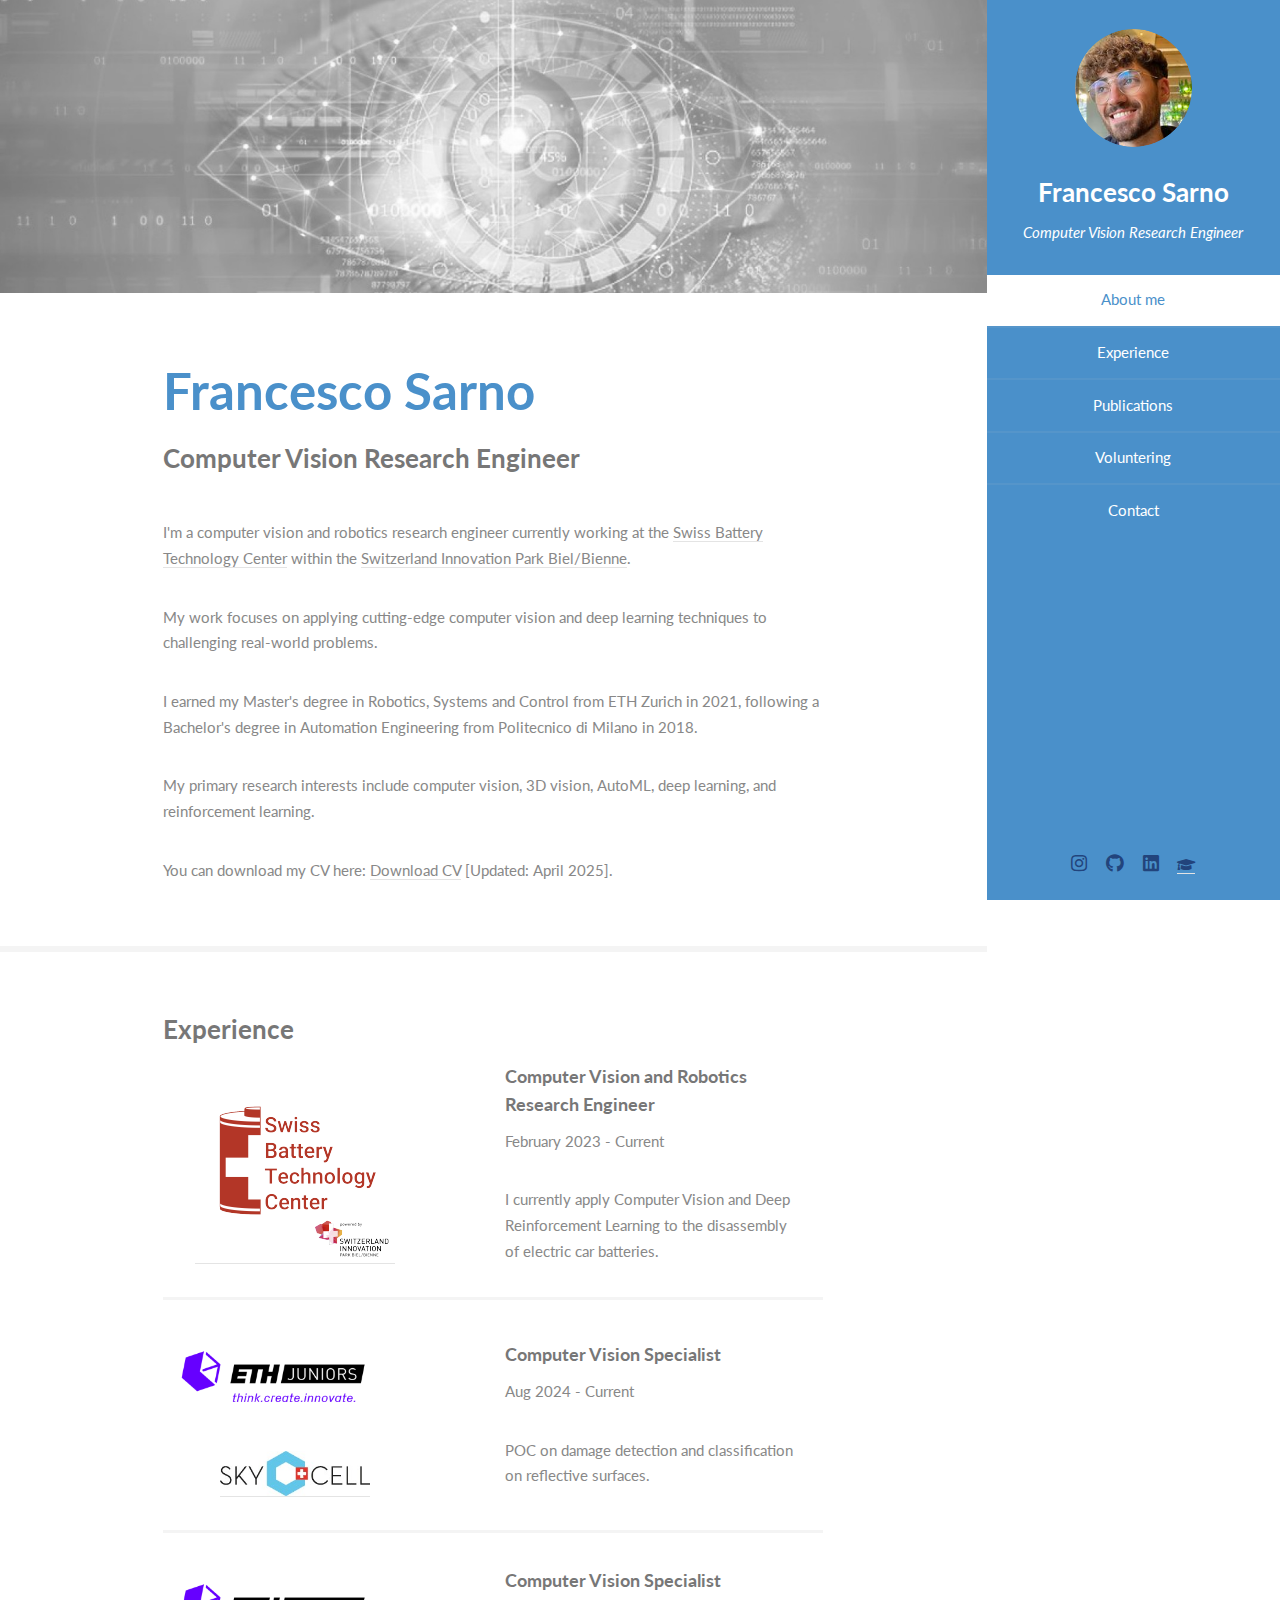
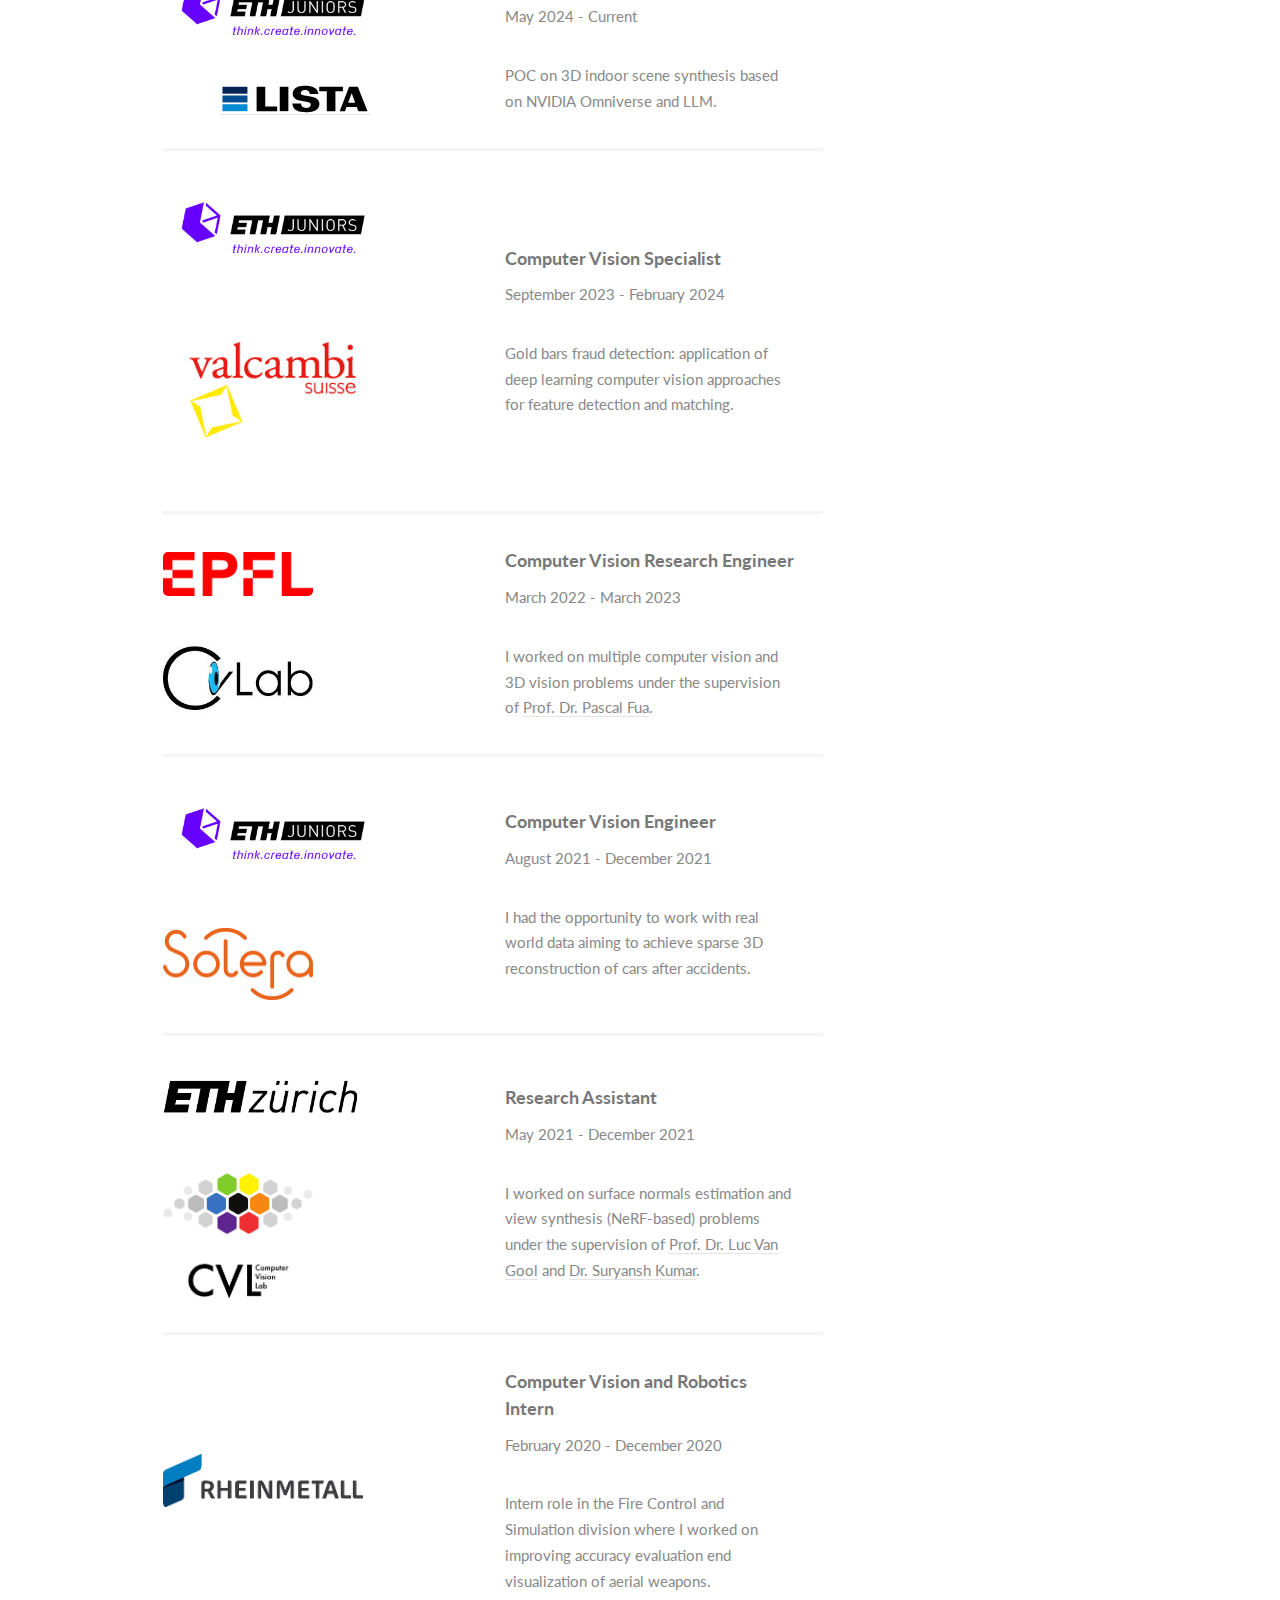
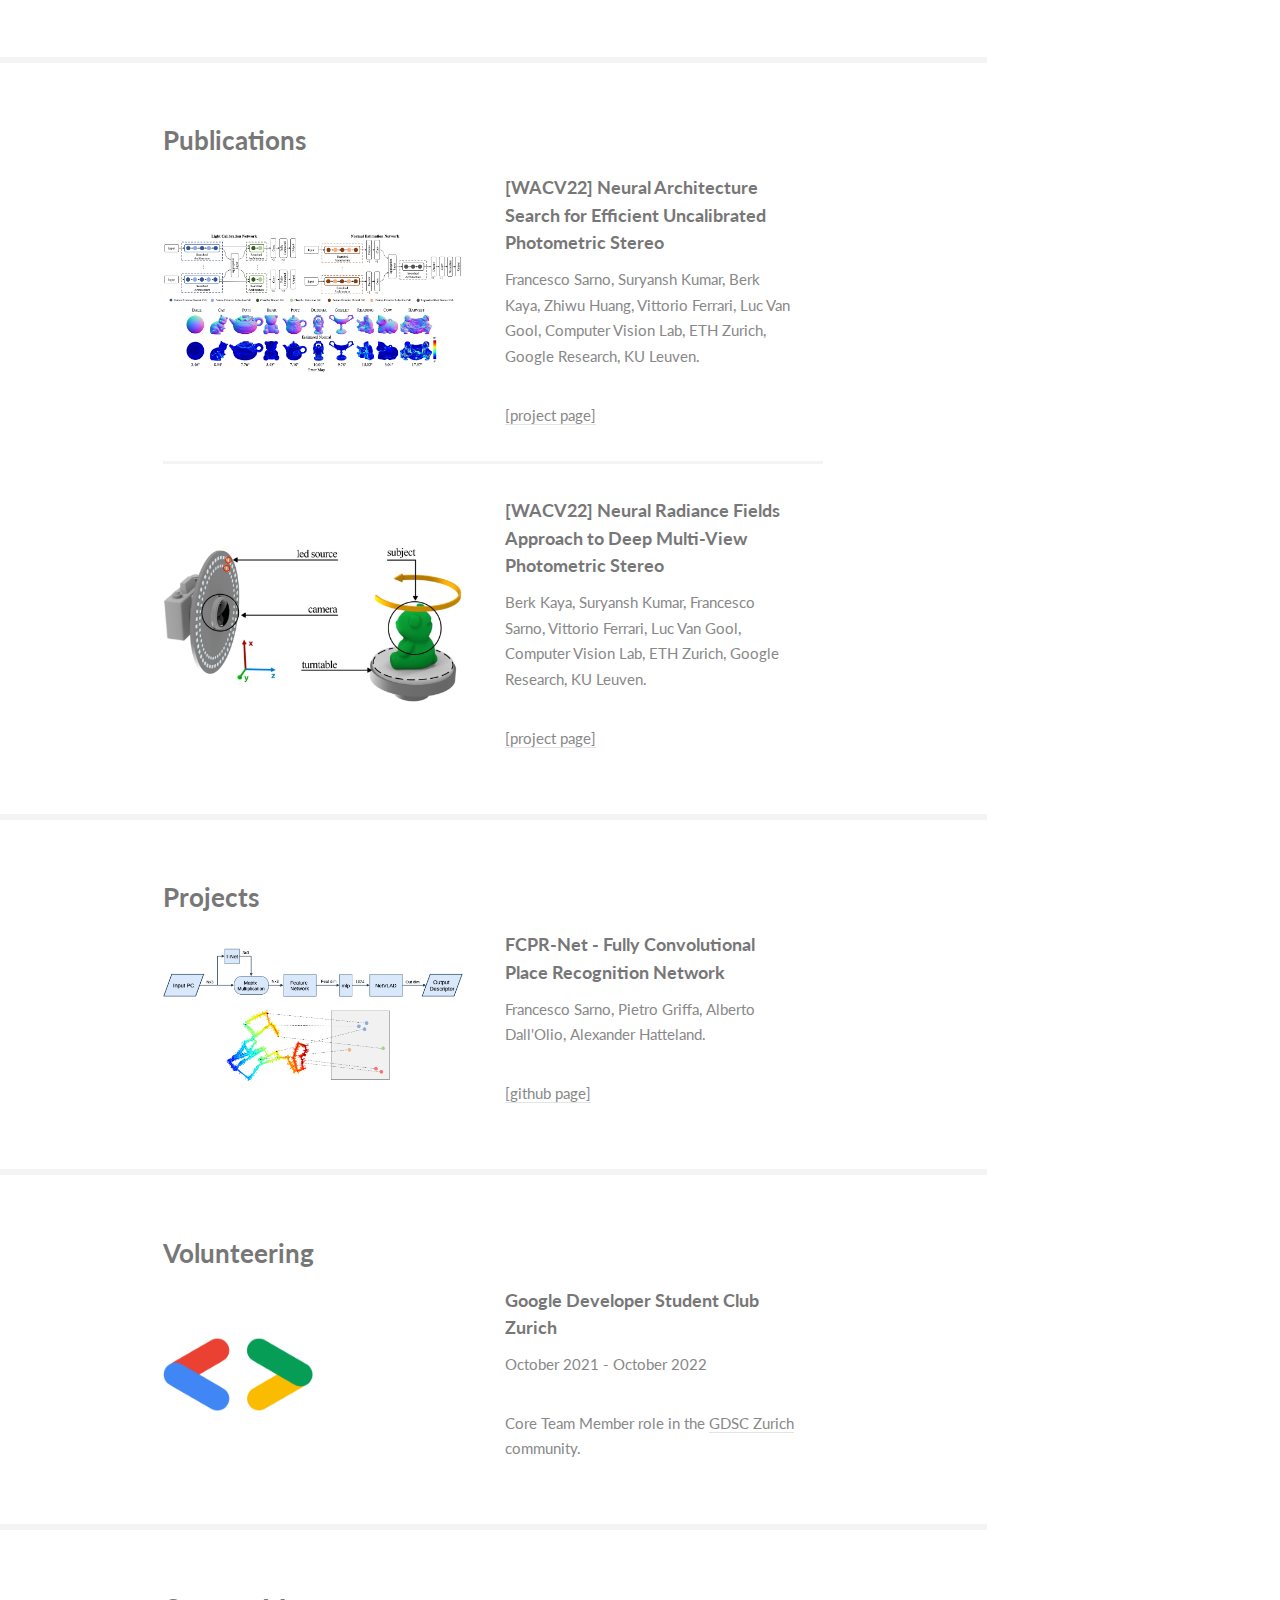
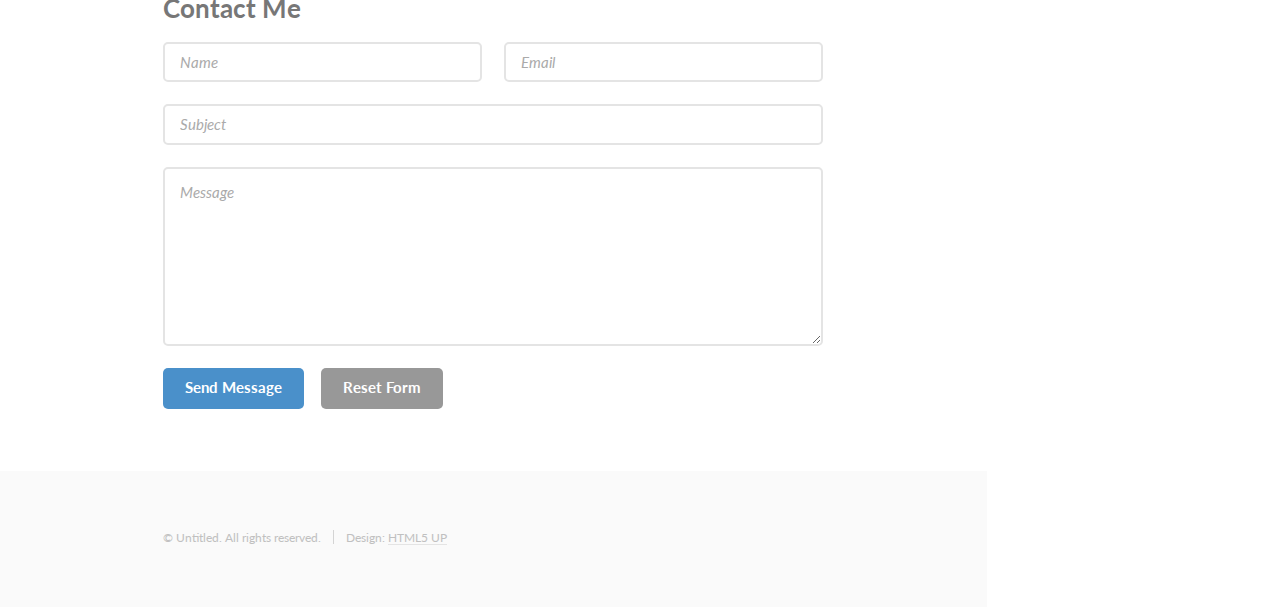
<file: index.html>
<!DOCTYPE HTML>
<!--
	Read Only by HTML5 UP
	html5up.net | @ajlkn
	Free for personal and commercial use under the CCA 3.0 license (html5up.net/license)
-->
<html>
	<head>
		<title>Francesco Sarno | Computer Vision Research Engineer</title>
		<meta charset="utf-8" />
		<meta name="viewport" content="width=device-width, initial-scale=1, user-scalable=no" />
		<meta name="description" content="Personal website of Francesco Sarno, a Computer Vision Research Engineer based in Switzerland, showcasing experience, publications, and projects in computer vision, deep learning, and robotics." />
		<link rel="stylesheet" href="assets/css/main.css" />
</head>
	<body class="is-preload">

		<!-- Header -->
			<section id="header">
				<header>
					<span class="image avatar"><img src="images/avatar.jpg" alt="" /></span>
					<h1 id="logo"><a href="#">Francesco Sarno</a></h1>
					<p>Computer Vision Research Engineer</p>
				</header>
				<nav id="nav">
					<ul>
						<li><a href="#one" class="active">About me</a></li>
						<li><a href="#two">Experience</a></li>
						<li><a href="#three">Publications</a></li> 
						<li><a href="#four">Voluntering</a></li>
						<li><a href="#five">Contact</a></li>
					</ul>
				</nav>
				<footer>
					<ul class="icons">
						<!-- <li><a href="#" class="icon brands fa-twitter"><span class="label">Twitter</span></a></li> -->
						<!-- <li><a href="#" class="icon brands fa-facebook-f"><span class="label">Facebook</span></a></li> -->
						<li><a href="https://www.instagram.com/f_sarno/" target="_blank" rel="noopener noreferrer" class="icon brands fa-instagram"><span class="label">Instagram</span></a></li>
						<li><a href="https://github.com/francescosarno" target="_blank" rel="noopener noreferrer" class="icon brands fa-github"><span class="label">Github</span></a></li>
						<li><a href="https://www.linkedin.com/in/francesco-sarno/"  target="_blank" rel="noopener noreferrer"class="icon brands fa-linkedin"><span class="label">LinkedIn</span></a></li>
						<li><a href="https://scholar.google.com/citations?hl=it&user=9UXpbUIAAAAJ" target="_blank" rel="noopener noreferrer" class="fas fa-graduation-cap"><span class="label"></span></a></li>

						<!-- <li><a href="#" class="icon solid fa-envelope"><span class="label">Email</span></a></li> -->
					</ul>
				</footer>
			</section>

		<!-- Wrapper -->
			<div id="wrapper">

				<!-- Main -->
					<div id="main">

						<!-- One -->
						<section id="one">
							<div class="image main" data-position="center">
								<img src="images/banner.jpg" alt="" />
							</div>
							<div class="container">
								<header class="major">
									<h2>Francesco Sarno</h2>
									<p>Computer Vision Research Engineer</p>
								</header>
								<p>I'm a computer vision and robotics research engineer currently working at the <a href="https://www.sipbb.ch/en/forschung/swiss-battery-technology-center/" target="_blank" rel="noopener noreferrer">Swiss Battery Technology Center</a> within the <a href="https://www.sipbb.ch/en/" target="_blank" rel="noopener noreferrer">Switzerland Innovation Park Biel/Bienne</a>.</p>
								<p>My work focuses on applying cutting-edge computer vision and deep learning techniques to challenging real-world problems.</p>
								<p>I earned my Master's degree in Robotics, Systems and Control from ETH Zurich in 2021, following a Bachelor's degree in Automation Engineering from Politecnico di Milano in 2018.</p>
								<p>My primary research interests include computer vision, 3D vision, AutoML, deep learning, and reinforcement learning.</p>
								<p>You can download my CV here: <a href="Francesco_sarno_resume_202503.pdf" download>Download CV</a> [Updated: April 2025].</p>							</div>
						</section>
							
						<!-- Two -->
						<section id="two">
							<div class="container">
								<h3>Experience</h3>
								<div class="features">
									</article><article>
										<div class="image">
											<div style="display: flex; justify-content: center;">
												<a href="https://www.sipbb.ch/en/forschung/swiss-battery-technology-center/" target="_blank" rel="noopener noreferrer">
													<img src="images/SIPBB_SBTC.png" alt="" width="200" height=auto/>
												</a>
											</div>
										</div>
										<div class="inner">
											<h4>Computer Vision and Robotics Research Engineer</h4>
											<p>February 2023 - Current</p>
											<p>I currently apply Computer Vision and Deep Reinforcement Learning to the disassembly of electric car batteries.</a></p>
										</div>
									</article>
									<article>
										<div class="image">
											<a href="https://ethjuniors.ch/en/home/" target="_blank" rel="noopener noreferrer">
											  <img src="images/ETH_juniors_new.png" alt="" width="220" height="auto" style="margin-bottom: 30px"/>
											</a>
											<div style="display: flex; justify-content: center;">
												<a href="https://www.skycell.ch/" target="_blank" rel="noopener noreferrer">
												<img src="images/skycell.jpg" alt="" width="150" height="auto"/>
												</a>
											</div>
										</div>
										<div class="inner">
											<h4>Computer Vision Specialist</h4>
											<p>Aug 2024 - Current</p>		
											<p> POC on damage detection and classification on reflective surfaces.</p>
										</div>
									</article>
									<article>
										<div class="image">
											<a href="https://ethjuniors.ch/en/home/" target="_blank" rel="noopener noreferrer">
											  <img src="images/ETH_juniors_new.png" alt="" width="220" height="auto" style="margin-bottom: 30px"/>
											</a>
											<div style="display: flex; justify-content: center;">
												<a href="https://www.lista.com/it/" target="_blank" rel="noopener noreferrer">
												<img src="images/lista.svg" alt="" width="150" height="auto"/>
												</a>
											</div>
										</div>
										<div class="inner">
											<h4>Computer Vision Specialist</h4>
											<p>May 2024 - Current</p>		
											<p> POC on 3D indoor scene synthesis based on NVIDIA Omniverse and LLM.</p>
										</div>
									</article>
									<article>
										<div class="image">
											<a href="https://ethjuniors.ch/en/home/" target="_blank" rel="noopener noreferrer">
											  <img src="images/ETH_juniors_new.png" alt="" width="220" height="auto" style="margin-bottom: 30px"/>
											</a>
											<a href="https://www.valcambi.com/home/" target="_blank" rel="noopener noreferrer">
											  <img src="images/valcambi.jpeg" alt="" width="220" height="auto"/>
											</a>
										  </div>
										<div class="inner">
											<h4>Computer Vision Specialist</h4>
											<p>September 2023 - February 2024</p>		
											<p>Gold bars fraud detection: application of deep learning computer vision approaches for feature detection and matching. </p>
										</div>
									</article>
					
									<article>
										<div class="image">
											<a href="https://www.epfl.ch/en/" target="_blank" rel="noopener noreferrer">
											  <img src="images/EPFL.svg.png" alt="" width="150" height="auto" style="margin-bottom: 50px"/>
											</a>
											<a href="https://www.epfl.ch/labs/cvlab/" target="_blank" rel="noopener noreferrer">
											  <img src="images/CVLab.jpeg" alt="" width="150" height="auto"/>
											</a>
										</div>
										<div class="inner">
											<h4>Computer Vision Research Engineer</h4>
											<p>March 2022 - March 2023</p>
											<p>I worked on multiple computer vision and 3D vision problems under the supervision of <a href="https://scholar.google.com/citations?hl=en&user=kzFmAkYAAAAJ&view_op=list_works&sortby=pubdate">Prof. Dr. Pascal Fua</a>.</p>
										</div>
									</article>
									<article>
										<div class="image">
											<a href="https://ethjuniors.ch/en/home/" target="_blank" rel="noopener noreferrer">
											  <img src="images/ETH_juniors_new.png" alt="" width="220" height="auto" style="margin-bottom: 50px"/>
											</a>
											<a href="https://www.solera.com/" target="_blank" rel="noopener noreferrer">
											  <img src="images/solera.png" alt="" width="150" height="auto"/>
											</a>
										  </div>
										<div class="inner">
											<h4>Computer Vision Engineer</h4>
											<p>August 2021 - December 2021</p>		
											<p>I had the opportunity to work with real world data aiming to achieve sparse 3D reconstruction of cars after accidents.</p>
										</div>
									</article>
									<article>
										<div class="image">
											<a href="https://ethz.ch/en.html" target="_blank" rel="noopener noreferrer">
											  <img src="images/ETH.png" alt="" width="200" height="auto" style="margin-bottom: 50px"/>
											</a>
											<a href="https://vision.ee.ethz.ch" target="_blank" rel="noopener noreferrer">
											  <img src="images/cvl.png" alt="" width="150" height="auto"/>
											</a>
										  </div>
										<div class="inner">
											<h4>Research Assistant</h4>
											<p>May 2021 - December 2021</p>	
											<p>I worked on surface normals estimation and view synthesis (NeRF-based) problems under the supervision of <a href="https://scholar.google.com/citations?user=TwMib_QAAAAJ&hl=en" target="_blank" rel="noopener noreferrer">Prof. Dr. Luc Van Gool</a> and <a href="https://suryanshkumar.github.io" target="_blank" rel="noopener noreferrer">Dr. Suryansh Kumar</a>.</p>
										</div>
									</article>
									<article>
										<div class="image">
											<a href="https://www.rheinmetall-defence.com/en/rheinmetall_defence/company/divisions_and_subsidiaries/rheinmetall_air_defence/index.php" target="_blank" rel="noopener noreferrer">
											  <img src="images/rheinmetall.png" alt="" width="200" height="auto"/>
											</a>
										  </div>
										<div class="inner">
											<h4>Computer Vision and Robotics Intern</h4>
											<p>February 2020 - December 2020</p>
											<p>Intern role in the Fire Control and Simulation division where I worked on improving accuracy evaluation end visualization of aerial weapons.</p>
										</div>
									</article>
								</div>
							</div>
						</section>

						<!-- Three -->
						<section id="three">
							<div class="container">
								<h3>Publications</h3>
								<div class="features">
									<article>
										<a href="#" class="image"><img src="images/pic01.png" alt="" width="300" 
											height=auto/></a>
										<div class="inner">
											<h4>[WACV22] Neural Architecture Search for Efficient Uncalibrated Photometric Stereo</h4>
											<p>Francesco Sarno, Suryansh Kumar, Berk Kaya, Zhiwu Huang, Vittorio Ferrari, Luc Van Gool, Computer Vision Lab, ETH Zurich, Google Research, KU Leuven.</p>
											<p><a href="https://berk95kaya.github.io/NAS_UPS_WACV2022/" target="_blank" rel="noopener noreferrer">[project page]</a></p>
										</div>
									</article>
									<article>
										<a href="#" class="image"><img src="images/pic02.jpg" alt="" width="300" 
											height=auto/></a>
										<div class="inner">
											<h4>[WACV22] Neural Radiance Fields Approach to Deep Multi-View Photometric Stereo</h4>
											<p>Berk Kaya, Suryansh Kumar, Francesco Sarno, Vittorio Ferrari, Luc Van Gool, Computer Vision Lab, ETH Zurich, Google Research, KU Leuven.</p>
											<p><a href="https://berk95kaya.github.io/Neural_MVPS_WACV2022/" target="_blank" rel="noopener noreferrer">[project page]</a></p>											
										</div>
									</article>
								</div>
							</div>
						</section>

						<!-- Four -->
						<section id="four">
							<div class="container">
								<h3>Projects</h3>
								<div class="features">
									<article>
										<a href="#" class="image"><img src="images/FCPR.png" alt="" width="300" 
											height=auto/></a>
										<div class="inner">
											<h4>FCPR-Net - Fully Convolutional Place Recognition Network</h4>
											<p>Francesco Sarno, Pietro Griffa, Alberto Dall'Olio, Alexander Hatteland.</p>
											<p><a href="https://github.com/PietroGriffa/FCPR-Net" target="_blank" rel="noopener noreferrer">[github page]</a></p>
										</div>
									</article>
								</div>
							</div>
						</section>

						<!-- Five -->
						<section id="five">
							<div class="container">
								<h3>Volunteering</h3>
								<div class="features">
									<article>
										<a href="https://gdsc.community.dev/eth-zurich/" class="image"><img src="images/GDSC.png" alt="" width="150" 
											height=auto/></a>
										<div class="inner">
											<h4>Google Developer Student Club Zurich</h4>
											<p>October 2021 - October 2022</p>
											<p>Core Team Member role in the <a href="https://gdsc.community.dev/eth-zurich/" target="_blank" rel="noopener noreferrer">GDSC Zurich</a> community.</p>
										</div>
									</article>
								</div>
							</div>
						</section>

						<!-- Six -->
						<section id="six">
							<div class="container">
								<h3>Contact Me</h3>
								<form method="POST" action="https://formspree.io/f/xdobvrjp">
									<div class="row gtr-uniform">
										<div class="col-6 col-12-xsmall"><input type="text" name="name" id="name" placeholder="Name" /></div>
										<div class="col-6 col-12-xsmall"><input type="email" name="email" id="email" placeholder="Email" /></div>
										<div class="col-12"><input type="text" name="subject" id="subject" placeholder="Subject" /></div>
										<div class="col-12"><textarea name="message" id="message" placeholder="Message" rows="6"></textarea></div>
										<div class="col-12">
											<ul class="actions">
												<li><input type="submit" class="primary" value="Send Message" /></li>
												<li><input type="reset" value="Reset Form" /></li>
											</ul>
										</div>
									</div>
								</form>
							</div>
						</section>

					</div>

				<!-- Footer -->
					<section id="footer">
						<div class="container">
							<ul class="copyright">
								<li>&copy; Untitled. All rights reserved.</li><li>Design: <a href="http://html5up.net" target="_blank" rel="noopener noreferrer">HTML5 UP</a></li>
							</ul>
						</div>
					</section>

		<!-- Scripts -->
			<script src="assets/js/jquery.min.js"></script>
			<script src="assets/js/jquery.scrollex.min.js"></script>
			<script src="assets/js/jquery.scrolly.min.js"></script>
			<script src="assets/js/browser.min.js"></script>
			<script src="assets/js/breakpoints.min.js"></script>
			<script src="assets/js/util.js"></script>
			<script src="assets/js/main.js"></script>

	</body>
</html>
</file>
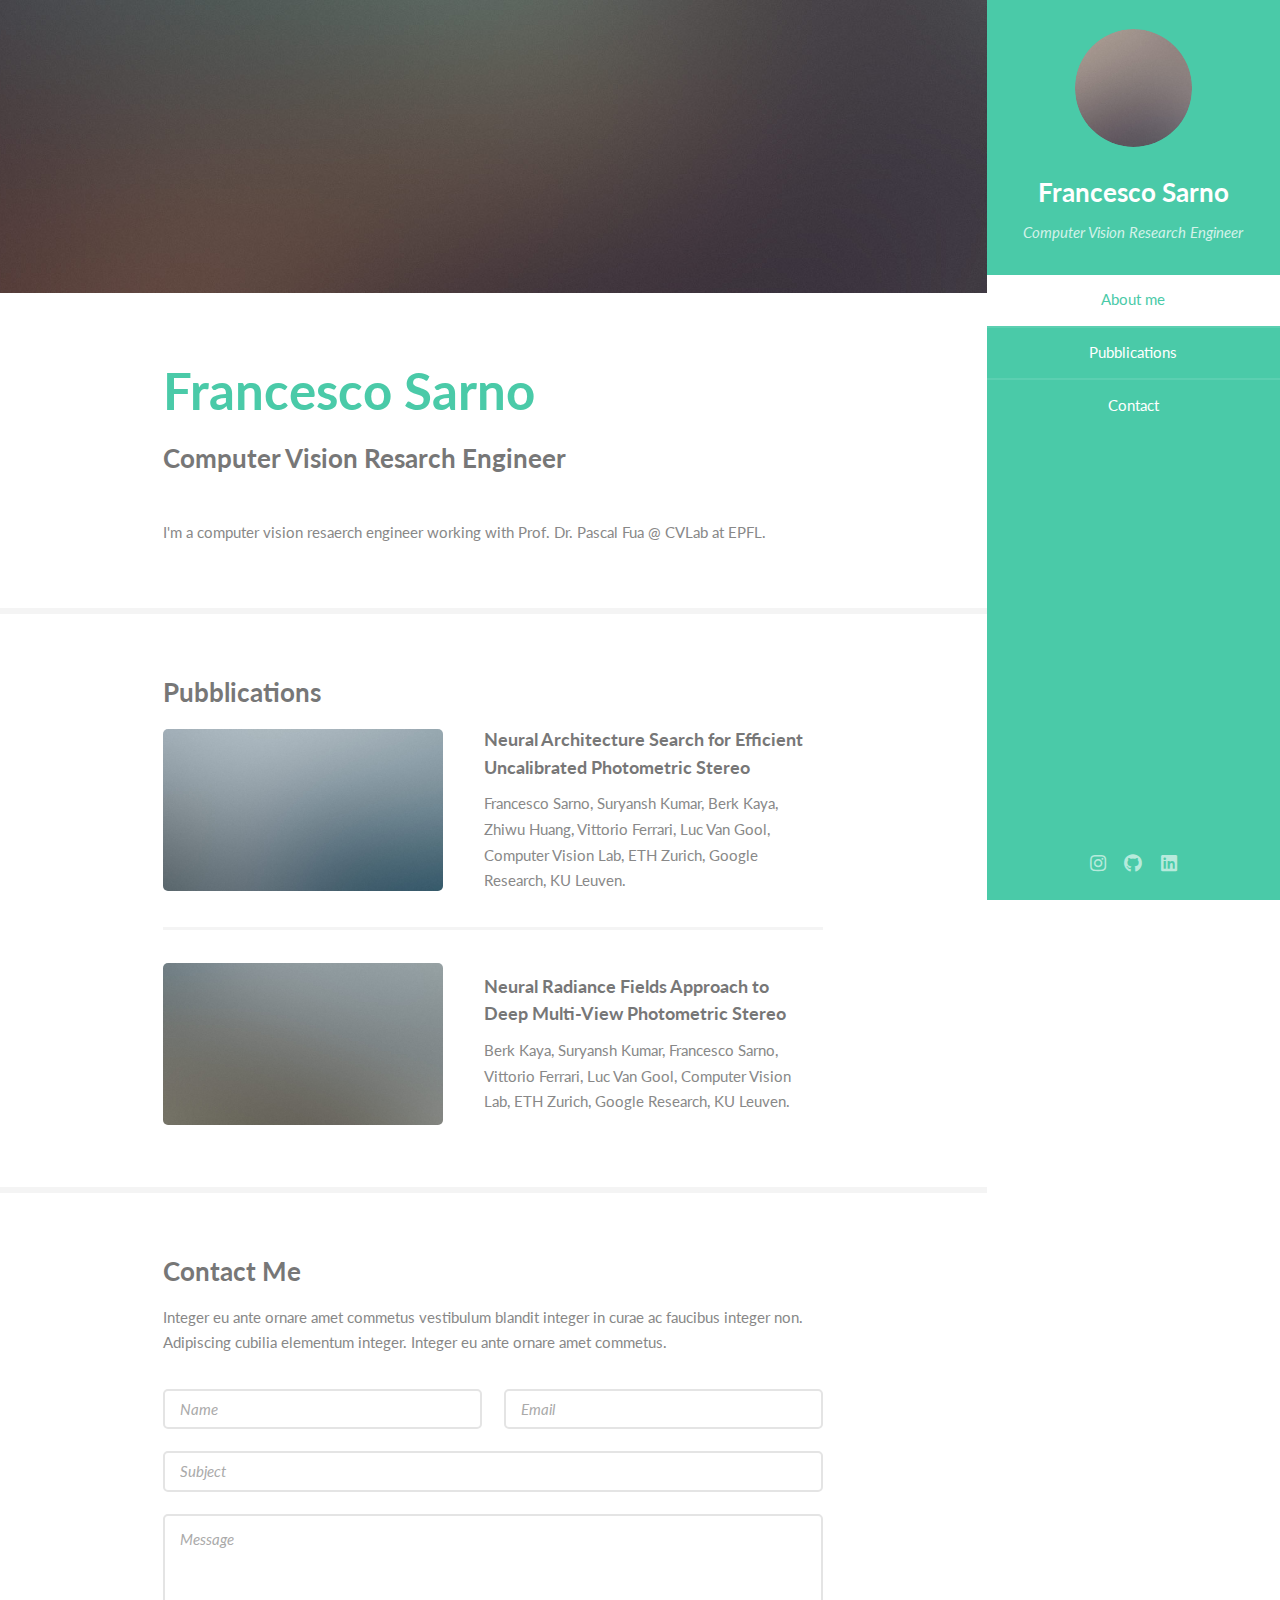
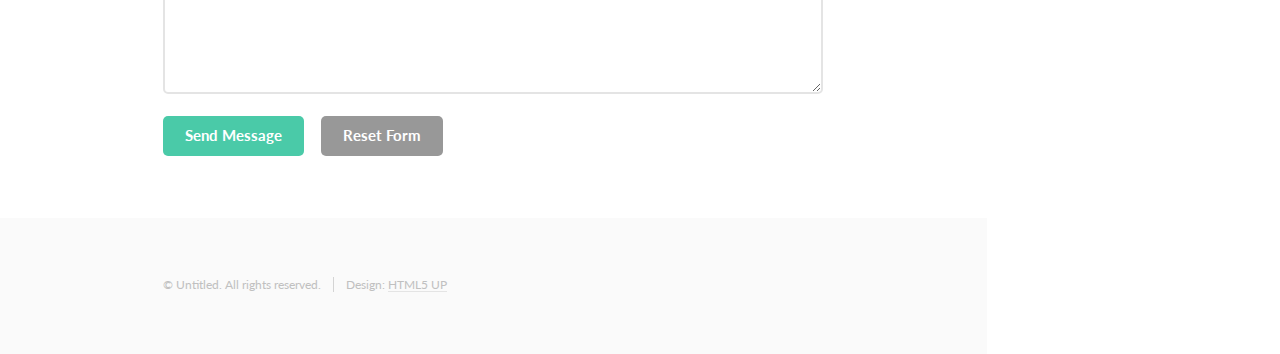
<file: html5up-read-only/index.html>
<!DOCTYPE HTML>
<!--
	Read Only by HTML5 UP
	html5up.net | @ajlkn
	Free for personal and commercial use under the CCA 3.0 license (html5up.net/license)
-->
<html>
	<head>
		<title>Read Only by HTML5 UP</title>
		<meta charset="utf-8" />
		<meta name="viewport" content="width=device-width, initial-scale=1, user-scalable=no" />
		<link rel="stylesheet" href="assets/css/main.css" />
	</head>
	<body class="is-preload">

		<!-- Header -->
			<section id="header">
				<header>
					<span class="image avatar"><img src="images/avatar.jpg" alt="" /></span>
					<h1 id="logo"><a href="#">Francesco Sarno</a></h1>
					<p>Computer Vision Research Engineer</p>
				</header>
				<nav id="nav">
					<ul>
						<li><a href="#one" class="active">About me</a></li>
						<li><a href="#two">Pubblications</a></li>
						<!-- <li><a href="#three">Education</a></li>
						<li><a href="#four">Employment</a></li> -->
						<li><a href="#three">Contact</a></li>
					</ul>
				</nav>
				<footer>
					<ul class="icons">
						<!-- <li><a href="#" class="icon brands fa-twitter"><span class="label">Twitter</span></a></li> -->
						<!-- <li><a href="#" class="icon brands fa-facebook-f"><span class="label">Facebook</span></a></li> -->
						<li><a href="#" class="icon brands fa-instagram"><span class="label">Instagram</span></a></li>
						<li><a href="#" class="icon brands fa-github"><span class="label">Github</span></a></li>
						<li><a href="#" class="icon brands fa-linkedin"><span class="label">LinkedIn</span></a></li>
			
						<!-- <li><a href="#" class="icon solid fa-envelope"><span class="label">Email</span></a></li> -->
					</ul>
				</footer>
			</section>

		<!-- Wrapper -->
			<div id="wrapper">

				<!-- Main -->
					<div id="main">

						<!-- One -->
							<section id="one">
								<div class="image main" data-position="center">
									<img src="images/banner.jpg" alt="" />
								</div>
								<div class="container">
									<header class="major">
										<h2>Francesco Sarno</h2>
										<p>Computer Vision Resarch Engineer</p>
									</header>
									<p>I'm a computer vision resaerch engineer working with Prof. Dr. Pascal Fua @ CVLab at EPFL.</p>
								</div>
							</section>

						<!-- Two -->
							<section id="two">
								<div class="container">
									<h3>Pubblications</h3>
									<div class="features">
										<article>
											<a href="#" class="image"><img src="images/pic01.jpg" alt="" /></a>
											<div class="inner">
												<h4>Neural Architecture Search for Efficient Uncalibrated Photometric Stereo</h4>
												<p>Francesco Sarno, Suryansh Kumar, Berk Kaya, Zhiwu Huang, Vittorio Ferrari, Luc Van Gool, Computer Vision Lab, ETH Zurich, Google Research, KU Leuven.</p>
											</div>
										</article>
										<article>
											<a href="#" class="image"><img src="images/pic02.jpg" alt="" /></a>
											<div class="inner">
												<h4>Neural Radiance Fields Approach to Deep Multi-View Photometric Stereo</h4>
												<p>Berk Kaya, Suryansh Kumar, Francesco Sarno, Vittorio Ferrari, Luc Van Gool, Computer Vision Lab, ETH Zurich, Google Research, KU Leuven.</p>
											</div>
										</article>
									</div>
								</div>
							</section>

						<!-- Three -->
							<section id="three">
								<div class="container">
									<h3>Contact Me</h3>
									<p>Integer eu ante ornare amet commetus vestibulum blandit integer in curae ac faucibus integer non. Adipiscing cubilia elementum integer. Integer eu ante ornare amet commetus.</p>
									<form method="POST" action="https://formspree.io/f/xdobvrjp">
										<div class="row gtr-uniform">
											<div class="col-6 col-12-xsmall"><input type="text" name="name" id="name" placeholder="Name" /></div>
											<div class="col-6 col-12-xsmall"><input type="email" name="email" id="email" placeholder="Email" /></div>
											<div class="col-12"><input type="text" name="subject" id="subject" placeholder="Subject" /></div>
											<div class="col-12"><textarea name="message" id="message" placeholder="Message" rows="6"></textarea></div>
											<div class="col-12">
												<ul class="actions">
													<li><input type="submit" class="primary" value="Send Message" /></li>
													<li><input type="reset" value="Reset Form" /></li>
												</ul>
											</div>
										</div>
									</form>
								</div>
							</section>

						<!-- Five -->
						<!--
							<section id="five">
								<div class="container">
									<h3>Elements</h3>

									<section>
										<h4>Text</h4>
										<p>This is <b>bold</b> and this is <strong>strong</strong>. This is <i>italic</i> and this is <em>emphasized</em>.
										This is <sup>superscript</sup> text and this is <sub>subscript</sub> text.
										This is <u>underlined</u> and this is code: <code>for (;;) { ... }</code>. Finally, <a href="#">this is a link</a>.</p>
										<hr />
										<header>
											<h4>Heading with a Subtitle</h4>
											<p>Lorem ipsum dolor sit amet nullam id egestas urna aliquam</p>
										</header>
										<p>Nunc lacinia ante nunc ac lobortis. Interdum adipiscing gravida odio porttitor sem non mi integer non faucibus ornare mi ut ante amet placerat aliquet. Volutpat eu sed ante lacinia sapien lorem accumsan varius montes viverra nibh in adipiscing blandit tempus accumsan.</p>
										<header>
											<h5>Heading with a Subtitle</h5>
											<p>Lorem ipsum dolor sit amet nullam id egestas urna aliquam</p>
										</header>
										<p>Nunc lacinia ante nunc ac lobortis. Interdum adipiscing gravida odio porttitor sem non mi integer non faucibus ornare mi ut ante amet placerat aliquet. Volutpat eu sed ante lacinia sapien lorem accumsan varius montes viverra nibh in adipiscing blandit tempus accumsan.</p>
										<hr />
										<h2>Heading Level 2</h2>
										<h3>Heading Level 3</h3>
										<h4>Heading Level 4</h4>
										<h5>Heading Level 5</h5>
										<h6>Heading Level 6</h6>
										<hr />
										<h5>Blockquote</h5>
										<blockquote>Fringilla nisl. Donec accumsan interdum nisi, quis tincidunt felis sagittis eget tempus euismod. Vestibulum ante ipsum primis in faucibus vestibulum. Blandit adipiscing eu felis iaculis volutpat ac adipiscing accumsan faucibus. Vestibulum ante ipsum primis in faucibus lorem ipsum dolor sit amet nullam adipiscing eu felis.</blockquote>
										<h5>Preformatted</h5>
										<pre><code>i = 0;

while (!deck.isInOrder()) {
    print 'Iteration ' + i;
    deck.shuffle();
    i++;
}

print 'It took ' + i + ' iterations to sort the deck.';</code></pre>
									</section>

									<section>
										<h4>Lists</h4>
										<div class="row">
											<div class="col-6 col-12-xsmall">
												<h5>Unordered</h5>
												<ul>
													<li>Dolor pulvinar etiam magna etiam.</li>
													<li>Sagittis adipiscing lorem eleifend.</li>
													<li>Felis enim feugiat dolore viverra.</li>
												</ul>
												<h5>Alternate</h5>
												<ul class="alt">
													<li>Dolor pulvinar etiam magna etiam.</li>
													<li>Sagittis adipiscing lorem eleifend.</li>
													<li>Felis enim feugiat dolore viverra.</li>
												</ul>
											</div>
											<div class="col-6 col-12-xsmall">
												<h5>Ordered</h5>
												<ol>
													<li>Dolor pulvinar etiam magna etiam.</li>
													<li>Etiam vel felis at lorem sed viverra.</li>
													<li>Felis enim feugiat dolore viverra.</li>
													<li>Dolor pulvinar etiam magna etiam.</li>
													<li>Etiam vel felis at lorem sed viverra.</li>
													<li>Felis enim feugiat dolore viverra.</li>
												</ol>
												<h5>Icons</h5>
												<ul class="icons">
													<li><a href="#" class="icon brands fa-twitter"><span class="label">Twitter</span></a></li>
													<li><a href="#" class="icon brands fa-facebook-f"><span class="label">Facebook</span></a></li>
													<li><a href="#" class="icon brands fa-instagram"><span class="label">Instagram</span></a></li>
													<li><a href="#" class="icon brands fa-github"><span class="label">Github</span></a></li>
													<li><a href="#" class="icon brands fa-dribbble"><span class="label">Dribbble</span></a></li>
													<li><a href="#" class="icon brands fa-tumblr"><span class="label">Tumblr</span></a></li>
												</ul>
											</div>
										</div>
										<h5>Actions</h5>
										<ul class="actions">
											<li><a href="#" class="button primary">Default</a></li>
											<li><a href="#" class="button">Default</a></li>
											<li><a href="#" class="button alt">Default</a></li>
										</ul>
										<ul class="actions small">
											<li><a href="#" class="button primary small">Small</a></li>
											<li><a href="#" class="button small">Small</a></li>
											<li><a href="#" class="button alt small">Small</a></li>
										</ul>
										<div class="row">
											<div class="col-3 col-6-medium col-12-xsmall">
												<ul class="actions stacked">
													<li><a href="#" class="button primary">Default</a></li>
													<li><a href="#" class="button">Default</a></li>
													<li><a href="#" class="button alt">Default</a></li>
												</ul>
											</div>
											<div class="col-3 col-6 col-12-xsmall">
												<ul class="actions stacked">
													<li><a href="#" class="button primary small">Small</a></li>
													<li><a href="#" class="button small">Small</a></li>
													<li><a href="#" class="button alt small">Small</a></li>
												</ul>
											</div>
											<div class="col-3 col-6-medium col-12-xsmall">
												<ul class="actions stacked">
													<li><a href="#" class="button primary fit">Default</a></li>
													<li><a href="#" class="button fit">Default</a></li>
													<li><a href="#" class="button alt fit">Default</a></li>
												</ul>
											</div>
											<div class="col-3 col-6-medium col-12-xsmall">
												<ul class="actions stacked">
													<li><a href="#" class="button primary small fit">Small</a></li>
													<li><a href="#" class="button small fit">Small</a></li>
													<li><a href="#" class="button alt small fit">Small</a></li>
												</ul>
											</div>
										</div>
									</section>

									<section>
										<h4>Table</h4>
										<h5>Default</h5>
										<div class="table-wrapper">
											<table>
												<thead>
													<tr>
														<th>Name</th>
														<th>Description</th>
														<th>Price</th>
													</tr>
												</thead>
												<tbody>
													<tr>
														<td>Item One</td>
														<td>Ante turpis integer aliquet porttitor.</td>
														<td>29.99</td>
													</tr>
													<tr>
														<td>Item Two</td>
														<td>Vis ac commodo adipiscing arcu aliquet.</td>
														<td>19.99</td>
													</tr>
													<tr>
														<td>Item Three</td>
														<td> Morbi faucibus arcu accumsan lorem.</td>
														<td>29.99</td>
													</tr>
													<tr>
														<td>Item Four</td>
														<td>Vitae integer tempus condimentum.</td>
														<td>19.99</td>
													</tr>
													<tr>
														<td>Item Five</td>
														<td>Ante turpis integer aliquet porttitor.</td>
														<td>29.99</td>
													</tr>
												</tbody>
												<tfoot>
													<tr>
														<td colspan="2"></td>
														<td>100.00</td>
													</tr>
												</tfoot>
											</table>
										</div>

										<h5>Alternate</h5>
										<div class="table-wrapper">
											<table class="alt">
												<thead>
													<tr>
														<th>Name</th>
														<th>Description</th>
														<th>Price</th>
													</tr>
												</thead>
												<tbody>
													<tr>
														<td>Item One</td>
														<td>Ante turpis integer aliquet porttitor.</td>
														<td>29.99</td>
													</tr>
													<tr>
														<td>Item Two</td>
														<td>Vis ac commodo adipiscing arcu aliquet.</td>
														<td>19.99</td>
													</tr>
													<tr>
														<td>Item Three</td>
														<td> Morbi faucibus arcu accumsan lorem.</td>
														<td>29.99</td>
													</tr>
													<tr>
														<td>Item Four</td>
														<td>Vitae integer tempus condimentum.</td>
														<td>19.99</td>
													</tr>
													<tr>
														<td>Item Five</td>
														<td>Ante turpis integer aliquet porttitor.</td>
														<td>29.99</td>
													</tr>
												</tbody>
												<tfoot>
													<tr>
														<td colspan="2"></td>
														<td>100.00</td>
													</tr>
												</tfoot>
											</table>
										</div>
									</section>

									<section>
										<h4>Buttons</h4>
										<ul class="actions">
											<li><a href="#" class="button primary">Primary</a></li>
											<li><a href="#" class="button">Default</a></li>
											<li><a href="#" class="button alt">Alternate</a></li>
										</ul>
										<ul class="actions">
											<li><a href="#" class="button primary large">Large</a></li>
											<li><a href="#" class="button">Default</a></li>
											<li><a href="#" class="button alt small">Small</a></li>
										</ul>
										<ul class="actions fit">
											<li><a href="#" class="button primary fit">Fit</a></li>
											<li><a href="#" class="button fit">Fit</a></li>
											<li><a href="#" class="button alt fit">Fit</a></li>
										</ul>
										<ul class="actions fit small">
											<li><a href="#" class="button primary fit small">Fit + Small</a></li>
											<li><a href="#" class="button fit small">Fit + Small</a></li>
											<li><a href="#" class="button alt fit small">Fit + Small</a></li>
										</ul>
										<ul class="actions">
											<li><a href="#" class="button primary icon solid fa-download">Icon</a></li>
											<li><a href="#" class="button icon solid fa-download">Icon</a></li>
											<li><a href="#" class="button alt icon solid fa-check">Icon</a></li>
										</ul>
										<ul class="actions">
											<li><span class="button primary disabled">Primary</span></li>
											<li><span class="button disabled">Default</span></li>
											<li><span class="button alt disabled">Alternate</span></li>
										</ul>
									</section>

									<section>
										<h4>Form</h4>
										<form method="post" action="#">
											<div class="row gtr-uniform">
												<div class="col-6 col-12-xsmall">
													<input type="text" name="demo-name" id="demo-name" value="" placeholder="Name" />
												</div>
												<div class="col-6 col-12-xsmall">
													<input type="email" name="demo-email" id="demo-email" value="" placeholder="Email" />
												</div>
												<div class="col-12">
													<select name="demo-category" id="demo-category">
														<option value="">- Category -</option>
														<option value="1">Manufacturing</option>
														<option value="1">Shipping</option>
														<option value="1">Administration</option>
														<option value="1">Human Resources</option>
													</select>
												</div>
												<div class="col-4 col-12-medium">
													<input type="radio" id="demo-priority-low" name="demo-priority" checked>
													<label for="demo-priority-low">Low Priority</label>
												</div>
												<div class="col-4 col-12-medium">
													<input type="radio" id="demo-priority-normal" name="demo-priority">
													<label for="demo-priority-normal">Normal Priority</label>
												</div>
												<div class="col-4 col-12-medium">
													<input type="radio" id="demo-priority-high" name="demo-priority">
													<label for="demo-priority-high">High Priority</label>
												</div>
												<div class="col-6 col-12-medium">
													<input type="checkbox" id="demo-copy" name="demo-copy">
													<label for="demo-copy">Email me a copy of this message</label>
												</div>
												<div class="col-6 col-12-medium">
													<input type="checkbox" id="demo-human" name="demo-human" checked>
													<label for="demo-human">I am a human and not a robot</label>
												</div>
												<div class="col-12">
													<textarea name="demo-message" id="demo-message" placeholder="Enter your message" rows="6"></textarea>
												</div>
												<div class="col-12">
													<ul class="actions">
														<li><input type="submit" value="Send Message" /></li>
														<li><input type="reset" value="Reset" class="alt" /></li>
													</ul>
												</div>
											</div>
										</form>
									</section>

									<section>
										<h4>Image</h4>
										<h5>Fit</h5>
										<span class="image fit"><img src="images/banner.jpg" alt="" /></span>
										<div class="box alt">
											<div class="row gtr-50 gtr-uniform">
												<div class="col-4"><span class="image fit"><img src="images/pic01.jpg" alt="" /></span></div>
												<div class="col-4"><span class="image fit"><img src="images/pic02.jpg" alt="" /></span></div>
												<div class="col-4"><span class="image fit"><img src="images/pic03.jpg" alt="" /></span></div>
												<div class="col-4"><span class="image fit"><img src="images/pic02.jpg" alt="" /></span></div>
												<div class="col-4"><span class="image fit"><img src="images/pic03.jpg" alt="" /></span></div>
												<div class="col-4"><span class="image fit"><img src="images/pic01.jpg" alt="" /></span></div>
												<div class="col-4"><span class="image fit"><img src="images/pic03.jpg" alt="" /></span></div>
												<div class="col-4"><span class="image fit"><img src="images/pic01.jpg" alt="" /></span></div>
												<div class="col-4"><span class="image fit"><img src="images/pic02.jpg" alt="" /></span></div>
											</div>
										</div>
										<h5>Left &amp; Right</h5>
										<p><span class="image left"><img src="images/avatar.jpg" alt="" /></span>Fringilla nisl. Donec accumsan interdum nisi, quis tincidunt felis sagittis eget. tempus euismod. Vestibulum ante ipsum primis in faucibus vestibulum. Blandit adipiscing eu felis iaculis volutpat ac adipiscing accumsan eu faucibus. Integer ac pellentesque praesent tincidunt felis sagittis eget. tempus euismod. Vestibulum ante ipsum primis in faucibus vestibulum. Blandit adipiscing eu felis iaculis volutpat ac adipiscing accumsan eu faucibus. Integer ac pellentesque praesent. Donec accumsan interdum nisi, quis tincidunt felis sagittis eget. tempus euismod. Vestibulum ante ipsum primis in faucibus vestibulum. Blandit adipiscing eu felis iaculis volutpat ac adipiscing accumsan eu faucibus. Integer ac pellentesque praesent tincidunt felis sagittis eget. tempus euismod. Vestibulum ante ipsum primis in faucibus vestibulum. Blandit adipiscing eu felis iaculis volutpat ac adipiscing accumsan eu faucibus. Integer ac pellentesque praesent.</p>
										<p><span class="image right"><img src="images/avatar.jpg" alt="" /></span>Fringilla nisl. Donec accumsan interdum nisi, quis tincidunt felis sagittis eget. tempus euismod. Vestibulum ante ipsum primis in faucibus vestibulum. Blandit adipiscing eu felis iaculis volutpat ac adipiscing accumsan eu faucibus. Integer ac pellentesque praesent tincidunt felis sagittis eget. tempus euismod. Vestibulum ante ipsum primis in faucibus vestibulum. Blandit adipiscing eu felis iaculis volutpat ac adipiscing accumsan eu faucibus. Integer ac pellentesque praesent. Donec accumsan interdum nisi, quis tincidunt felis sagittis eget. tempus euismod. Vestibulum ante ipsum primis in faucibus vestibulum. Blandit adipiscing eu felis iaculis volutpat ac adipiscing accumsan eu faucibus. Integer ac pellentesque praesent tincidunt felis sagittis eget. tempus euismod. Vestibulum ante ipsum primis in faucibus vestibulum. Blandit adipiscing eu felis iaculis volutpat ac adipiscing accumsan eu faucibus. Integer ac pellentesque praesent.</p>
									</section>

								</div>
							</section>
						-->

					</div>

				<!-- Footer -->
					<section id="footer">
						<div class="container">
							<ul class="copyright">
								<li>&copy; Untitled. All rights reserved.</li><li>Design: <a href="http://html5up.net">HTML5 UP</a></li>
							</ul>
						</div>
					</section>

			</div>

		<!-- Scripts -->
			<script src="assets/js/jquery.min.js"></script>
			<script src="assets/js/jquery.scrollex.min.js"></script>
			<script src="assets/js/jquery.scrolly.min.js"></script>
			<script src="assets/js/browser.min.js"></script>
			<script src="assets/js/breakpoints.min.js"></script>
			<script src="assets/js/util.js"></script>
			<script src="assets/js/main.js"></script>

	</body>
</html>
</file>
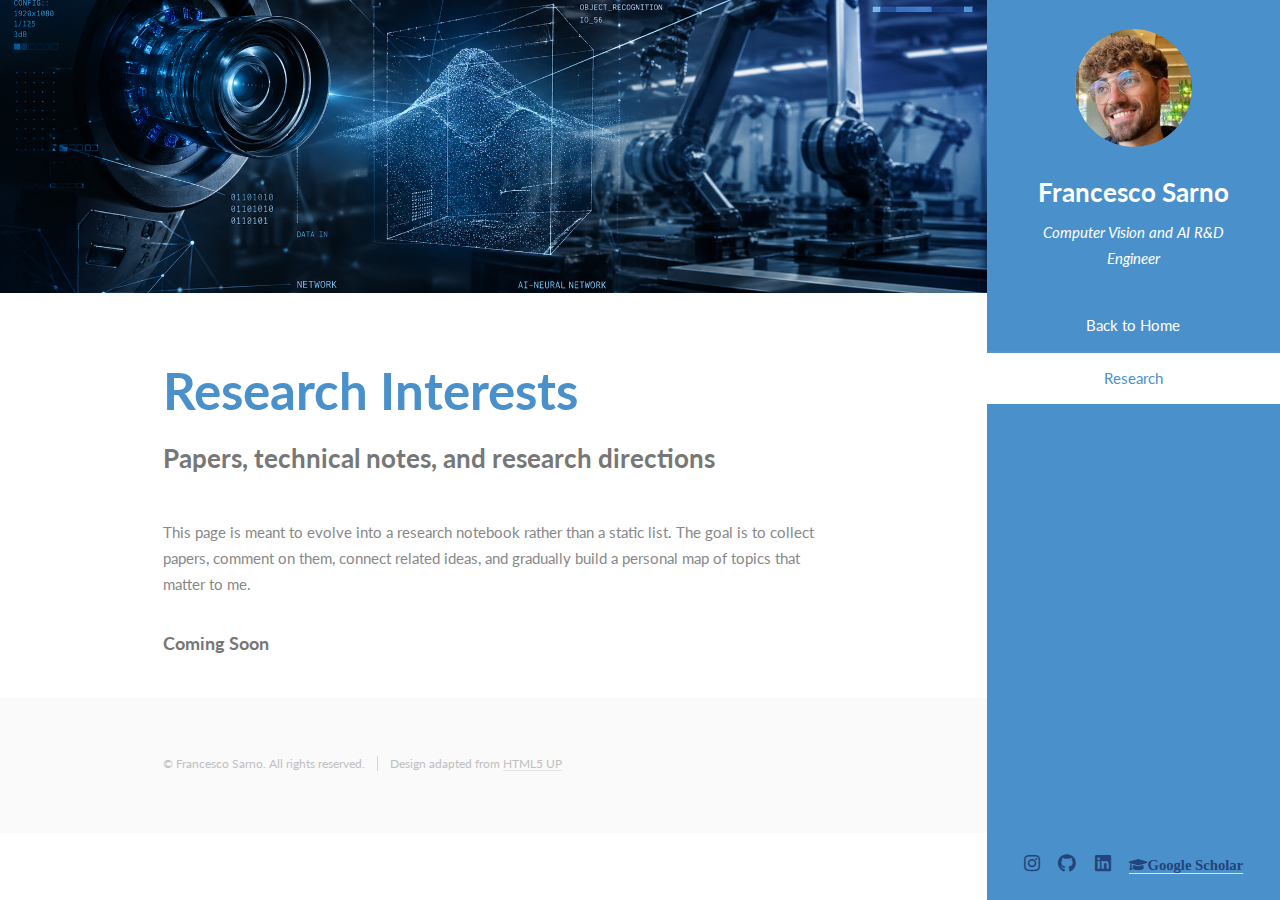
<file: research.html>
<!DOCTYPE HTML>
<html>
	<head>
		<title>Francesco Sarno | Research Interests</title>
		<meta charset="utf-8" />
		<meta name="viewport" content="width=device-width, initial-scale=1" />
		<meta name="description" content="Research interests of Francesco Sarno, with future paper notes, commentary, and technical reflections." />
		<link rel="canonical" href="https://francescosarno.github.io/research.html" />
		<meta property="og:title" content="Francesco Sarno | Research Interests" />
		<meta property="og:description" content="Research directions, future paper notes, and technical interests in computer vision, 3D vision, and AI." />
		<meta property="og:type" content="website" />
		<meta property="og:url" content="https://francescosarno.github.io/research.html" />
		<meta property="og:image" content="https://francescosarno.github.io/images/avatar.jpg" />
		<meta name="twitter:card" content="summary_large_image" />
		<link rel="stylesheet" href="assets/css/main.css" />
	</head>
	<body class="is-preload page-research">

		<section id="header">
			<header>
				<span class="image avatar"><img src="images/avatar.jpg" alt="" /></span>
				<h1 id="logo"><a href="index.html">Francesco Sarno</a></h1>
				<p>Computer Vision and AI R&amp;D Engineer</p>
			</header>
			<nav id="nav">
				<ul>
					<li><a href="index.html" class="nav-back-link">Back to Home</a></li>
					<li><a href="#one" class="active">Research</a></li>
				</ul>
			</nav>
			<footer>
				<ul class="icons">
					<li><a href="https://www.instagram.com/f_sarno/" target="_blank" rel="noopener noreferrer" class="icon brands fa-instagram"><span class="label">Instagram</span></a></li>
					<li><a href="https://github.com/francescosarno" target="_blank" rel="noopener noreferrer" class="icon brands fa-github"><span class="label">Github</span></a></li>
					<li><a href="https://www.linkedin.com/in/francesco-sarno/" target="_blank" rel="noopener noreferrer" class="icon brands fa-linkedin"><span class="label">LinkedIn</span></a></li>
					<li><a href="https://scholar.google.com/citations?hl=it&user=9UXpbUIAAAAJ" target="_blank" rel="noopener noreferrer" class="fas fa-graduation-cap" aria-label="Google Scholar profile"><span class="label">Google Scholar</span></a></li>
				</ul>
			</footer>
		</section>

		<div id="wrapper">
			<div id="main">
				<section id="one">
					<div class="image main" data-position="top center">
						<img src="images/research_wallpaper.png" alt="Research interests visual" onerror="this.onerror=null;this.src='images/banner.jpg';" />
					</div>
					<div class="container">
						<header class="major">
							<h2>Research Interests</h2>
							<p>Papers, technical notes, and research directions</p>
						</header>
						<p>This page is meant to evolve into a research notebook rather than a static list. The goal is to collect papers, comment on them, connect related ideas, and gradually build a personal map of topics that matter to me.</p>
						<div class="page-card-grid">
							<article class="page-card">
								<h4>Coming Soon</h4>
							</article>
						</div>
					</div>
				</section>
			</div>

			<section id="footer">
				<div class="container">
					<ul class="copyright">
						<li>&copy; Francesco Sarno. All rights reserved.</li><li>Design adapted from <a href="http://html5up.net" target="_blank" rel="noopener noreferrer">HTML5 UP</a></li>
					</ul>
				</div>
			</section>
		</div>

		<script src="assets/js/jquery.min.js"></script>
		<script src="assets/js/jquery.scrollex.min.js"></script>
		<script src="assets/js/jquery.scrolly.min.js"></script>
		<script src="assets/js/browser.min.js"></script>
		<script src="assets/js/breakpoints.min.js"></script>
		<script src="assets/js/util.js"></script>
		<script src="assets/js/main.js"></script>
	</body>
</html>
</file>
<file: assets/css/main.css>
@import url("fontawesome-all.min.css");
@import url("https://fonts.googleapis.com/css?family=Lato:400,400italic,700,700italic|Source+Code+Pro:400");

/*
	Read Only by HTML5 UP
	html5up.net | @ajlkn
	Free for personal and commercial use under the CCA 3.0 license (html5up.net/license)
*/

html, body, div, span, applet, object,
iframe, h1, h2, h3, h4, h5, h6, p, blockquote,
pre, a, abbr, acronym, address, big, cite,
code, del, dfn, em, img, ins, kbd, q, s, samp,
small, strike, strong, sub, sup, tt, var, b,
u, i, center, dl, dt, dd, ol, ul, li, fieldset,
form, label, legend, table, caption, tbody,
tfoot, thead, tr, th, td, article, aside,
canvas, details, embed, figure, figcaption,
footer, header, hgroup, menu, nav, output, ruby,
section, summary, time, mark, audio, video {
	margin: 0;
	padding: 0;
	border: 0;
	font-size: 100%;
	font: inherit;
	vertical-align: baseline;}

article, aside, details, figcaption, figure,
footer, header, hgroup, menu, nav, section {
	display: block;}

body {
	line-height: 1;
}

ol, ul {
	list-style: none;
}

blockquote, q {
	quotes: none;
}

	blockquote:before, blockquote:after, q:before, q:after {
		content: '';
		content: none;
	}

table {
	border-collapse: collapse;
	border-spacing: 0;
}

body {
	-webkit-text-size-adjust: none;
}

mark {
	background-color: transparent;
	color: inherit;
}

input::-moz-focus-inner {
	border: 0;
	padding: 0;
}

input, select, textarea {
	-moz-appearance: none;
	-webkit-appearance: none;
	-ms-appearance: none;
	appearance: none;
}

/* Basic */

	html {
		box-sizing: border-box;
	}

	*, *:before, *:after {
		box-sizing: inherit;
	}

	body {
		background: #fff;
	}

		body.is-preload *, body.is-preload *:before, body.is-preload *:after {
			-moz-animation: none !important;
			-webkit-animation: none !important;
			-ms-animation: none !important;
			animation: none !important;
			-moz-transition: none !important;
			-webkit-transition: none !important;
			-ms-transition: none !important;
			transition: none !important;
		}

	body, input, select, textarea {
		color: #888;
		font-family: "Lato", sans-serif;
		font-size: 16pt;
		font-weight: 400;
		line-height: 1.75em;
	}

	a {
		-moz-transition: color 0.2s ease-in-out, border-color 0.2s ease-in-out;
		-webkit-transition: color 0.2s ease-in-out, border-color 0.2s ease-in-out;
		-ms-transition: color 0.2s ease-in-out, border-color 0.2s ease-in-out;
		transition: color 0.2s ease-in-out, border-color 0.2s ease-in-out;
		border-bottom: solid 1px #e4e4e4;
		color: inherit;
		text-decoration: none;
	}

		a:hover {
			border-bottom-color: transparent;
			color: #4a90ca !important;
		}

	strong, b {
		color: #777;
		font-weight: 700;
	}

	em, i {
		font-style: italic;
	}

	p {
		margin: 0 0 2.25em 0;
	}

	h1, h2, h3, h4, h5, h6 {
		color: #777;
		font-weight: 700;
		line-height: 1em;
		margin: 0 0 0.5625em 0;
	}

		h1 a, h2 a, h3 a, h4 a, h5 a, h6 a {
			border: 0;
			color: inherit;
			text-decoration: none;
		}

	h2 {
		font-size: 2em;
		line-height: 1.5em;
	}

	h3 {
		font-size: 1.75em;
		line-height: 1.5em;
	}

	h4 {
		font-size: 1.25em;
		line-height: 1.5em;
	}

	h5 {
		font-size: 0.9em;
		line-height: 1.5em;
	}

	h6 {
		font-size: 0.7em;
		line-height: 1.5em;
	}

	sub {
		font-size: 0.8em;
		position: relative;
		top: 0.5em;
	}

	sup {
		font-size: 0.8em;
		position: relative;
		top: -0.5em;
	}

	hr {
		border: 0;
		border-bottom: solid 2px #f4f4f4;
		margin: 2.25em 0;
	}

		hr.major {
			margin: 3.375em 0;
		}

	blockquote {
		border-left: solid 8px #e4e4e4;
		font-style: italic;
		margin: 0 0 2.25em 0;
		padding: 0.5em 0 0.5em 2em;
	}

	code {
		background: #555;
		border-radius: 5px;
		color: #fff;
		font-family: "Source Code Pro", monospace;
		font-size: 0.9em;
		margin: 0 0.25em;
		padding: 0.25em 0.65em;
	}

	pre {
		font-family: "Source Code Pro", monospace;
		font-size: 0.9em;
		margin: 0 0 2.25em 0;
	}

		pre code {
			-webkit-overflow-scrolling: touch;
			display: block;
			line-height: 1.5em;
			overflow-x: auto;
			padding: 1em 1.5em;
		}

	.align-left {
		text-align: left;
	}

	.align-center {
		text-align: center;
	}

	.align-right {
		text-align: right;
	}

/* Row */

	.row {
		display: flex;
		flex-wrap: wrap;
		box-sizing: border-box;
		align-items: stretch;
	}

		.row > * {
			box-sizing: border-box;
		}

		.row.gtr-uniform > * > :last-child {
			margin-bottom: 0;
		}

		.row.aln-left {
			justify-content: flex-start;
		}

		.row.aln-center {
			justify-content: center;
		}

		.row.aln-right {
			justify-content: flex-end;
		}

		.row.aln-top {
			align-items: flex-start;
		}

		.row.aln-middle {
			align-items: center;
		}

		.row.aln-bottom {
			align-items: flex-end;
		}

		.row > .imp {
			order: -1;
		}

		.row > .col-1 {
			width: 8.33333%;
		}

		.row > .off-1 {
			margin-left: 8.33333%;
		}

		.row > .col-2 {
			width: 16.66667%;
		}

		.row > .off-2 {
			margin-left: 16.66667%;
		}

		.row > .col-3 {
			width: 25%;
		}

		.row > .off-3 {
			margin-left: 25%;
		}

		.row > .col-4 {
			width: 33.33333%;
		}

		.row > .off-4 {
			margin-left: 33.33333%;
		}

		.row > .col-5 {
			width: 41.66667%;
		}

		.row > .off-5 {
			margin-left: 41.66667%;
		}

		.row > .col-6 {
			width: 50%;
		}

		.row > .off-6 {
			margin-left: 50%;
		}

		.row > .col-7 {
			width: 58.33333%;
		}

		.row > .off-7 {
			margin-left: 58.33333%;
		}

		.row > .col-8 {
			width: 66.66667%;
		}

		.row > .off-8 {
			margin-left: 66.66667%;
		}

		.row > .col-9 {
			width: 75%;
		}

		.row > .off-9 {
			margin-left: 75%;
		}

		.row > .col-10 {
			width: 83.33333%;
		}

		.row > .off-10 {
			margin-left: 83.33333%;
		}

		.row > .col-11 {
			width: 91.66667%;
		}

		.row > .off-11 {
			margin-left: 91.66667%;
		}

		.row > .col-12 {
			width: 100%;
		}

		.row > .off-12 {
			margin-left: 100%;
		}

		.row.gtr-0 {
			margin-top: 0;
			margin-left: 0em;
		}

			.row.gtr-0 > * {
				padding: 0 0 0 0em;
			}

			.row.gtr-0.gtr-uniform {
				margin-top: 0em;
			}

				.row.gtr-0.gtr-uniform > * {
					padding-top: 0em;
				}

		.row.gtr-25 {
			margin-top: 0;
			margin-left: -0.5em;
		}

			.row.gtr-25 > * {
				padding: 0 0 0 0.5em;
			}

			.row.gtr-25.gtr-uniform {
				margin-top: -0.5em;
			}

				.row.gtr-25.gtr-uniform > * {
					padding-top: 0.5em;
				}

		.row.gtr-50 {
			margin-top: 0;
			margin-left: -1em;
		}

			.row.gtr-50 > * {
				padding: 0 0 0 1em;
			}

			.row.gtr-50.gtr-uniform {
				margin-top: -1em;
			}

				.row.gtr-50.gtr-uniform > * {
					padding-top: 1em;
				}

		.row {
			margin-top: 0;
			margin-left: -2em;
		}

			.row > * {
				padding: 0 0 0 2em;
			}

			.row.gtr-uniform {
				margin-top: -2em;
			}

				.row.gtr-uniform > * {
					padding-top: 2em;
				}

		.row.gtr-150 {
			margin-top: 0;
			margin-left: -3em;
		}

			.row.gtr-150 > * {
				padding: 0 0 0 3em;
			}

			.row.gtr-150.gtr-uniform {
				margin-top: -3em;
			}

				.row.gtr-150.gtr-uniform > * {
					padding-top: 3em;
				}

		.row.gtr-200 {
			margin-top: 0;
			margin-left: -4em;
		}

			.row.gtr-200 > * {
				padding: 0 0 0 4em;
			}

			.row.gtr-200.gtr-uniform {
				margin-top: -4em;
			}

				.row.gtr-200.gtr-uniform > * {
					padding-top: 4em;
				}

		@media screen and (max-width: 1680px) {

			.row {
				display: flex;
				flex-wrap: wrap;
				box-sizing: border-box;
				align-items: stretch;
			}

				.row > * {
					box-sizing: border-box;
				}

				.row.gtr-uniform > * > :last-child {
					margin-bottom: 0;
				}

				.row.aln-left {
					justify-content: flex-start;
				}

				.row.aln-center {
					justify-content: center;
				}

				.row.aln-right {
					justify-content: flex-end;
				}

				.row.aln-top {
					align-items: flex-start;
				}

				.row.aln-middle {
					align-items: center;
				}

				.row.aln-bottom {
					align-items: flex-end;
				}

				.row > .imp-xlarge {
					order: -1;
				}

				.row > .col-1-xlarge {
					width: 8.33333%;
				}

				.row > .off-1-xlarge {
					margin-left: 8.33333%;
				}

				.row > .col-2-xlarge {
					width: 16.66667%;
				}

				.row > .off-2-xlarge {
					margin-left: 16.66667%;
				}

				.row > .col-3-xlarge {
					width: 25%;
				}

				.row > .off-3-xlarge {
					margin-left: 25%;
				}

				.row > .col-4-xlarge {
					width: 33.33333%;
				}

				.row > .off-4-xlarge {
					margin-left: 33.33333%;
				}

				.row > .col-5-xlarge {
					width: 41.66667%;
				}

				.row > .off-5-xlarge {
					margin-left: 41.66667%;
				}

				.row > .col-6-xlarge {
					width: 50%;
				}

				.row > .off-6-xlarge {
					margin-left: 50%;
				}

				.row > .col-7-xlarge {
					width: 58.33333%;
				}

				.row > .off-7-xlarge {
					margin-left: 58.33333%;
				}

				.row > .col-8-xlarge {
					width: 66.66667%;
				}

				.row > .off-8-xlarge {
					margin-left: 66.66667%;
				}

				.row > .col-9-xlarge {
					width: 75%;
				}

				.row > .off-9-xlarge {
					margin-left: 75%;
				}

				.row > .col-10-xlarge {
					width: 83.33333%;
				}

				.row > .off-10-xlarge {
					margin-left: 83.33333%;
				}

				.row > .col-11-xlarge {
					width: 91.66667%;
				}

				.row > .off-11-xlarge {
					margin-left: 91.66667%;
				}

				.row > .col-12-xlarge {
					width: 100%;
				}

				.row > .off-12-xlarge {
					margin-left: 100%;
				}

				.row.gtr-0 {
					margin-top: 0;
					margin-left: 0em;
				}

					.row.gtr-0 > * {
						padding: 0 0 0 0em;
					}

					.row.gtr-0.gtr-uniform {
						margin-top: 0em;
					}

						.row.gtr-0.gtr-uniform > * {
							padding-top: 0em;
						}

				.row.gtr-25 {
					margin-top: 0;
					margin-left: -0.5em;
				}

					.row.gtr-25 > * {
						padding: 0 0 0 0.5em;
					}

					.row.gtr-25.gtr-uniform {
						margin-top: -0.5em;
					}

						.row.gtr-25.gtr-uniform > * {
							padding-top: 0.5em;
						}

				.row.gtr-50 {
					margin-top: 0;
					margin-left: -1em;
				}

					.row.gtr-50 > * {
						padding: 0 0 0 1em;
					}

					.row.gtr-50.gtr-uniform {
						margin-top: -1em;
					}

						.row.gtr-50.gtr-uniform > * {
							padding-top: 1em;
						}

				.row {
					margin-top: 0;
					margin-left: -2em;
				}

					.row > * {
						padding: 0 0 0 2em;
					}

					.row.gtr-uniform {
						margin-top: -2em;
					}

						.row.gtr-uniform > * {
							padding-top: 2em;
						}

				.row.gtr-150 {
					margin-top: 0;
					margin-left: -3em;
				}

					.row.gtr-150 > * {
						padding: 0 0 0 3em;
					}

					.row.gtr-150.gtr-uniform {
						margin-top: -3em;
					}

						.row.gtr-150.gtr-uniform > * {
							padding-top: 3em;
						}

				.row.gtr-200 {
					margin-top: 0;
					margin-left: -4em;
				}

					.row.gtr-200 > * {
						padding: 0 0 0 4em;
					}

					.row.gtr-200.gtr-uniform {
						margin-top: -4em;
					}

						.row.gtr-200.gtr-uniform > * {
							padding-top: 4em;
						}

		}

		@media screen and (max-width: 1280px) {

			.row {
				display: flex;
				flex-wrap: wrap;
				box-sizing: border-box;
				align-items: stretch;
			}

				.row > * {
					box-sizing: border-box;
				}

				.row.gtr-uniform > * > :last-child {
					margin-bottom: 0;
				}

				.row.aln-left {
					justify-content: flex-start;
				}

				.row.aln-center {
					justify-content: center;
				}

				.row.aln-right {
					justify-content: flex-end;
				}

				.row.aln-top {
					align-items: flex-start;
				}

				.row.aln-middle {
					align-items: center;
				}

				.row.aln-bottom {
					align-items: flex-end;
				}

				.row > .imp-large {
					order: -1;
				}

				.row > .col-1-large {
					width: 8.33333%;
				}

				.row > .off-1-large {
					margin-left: 8.33333%;
				}

				.row > .col-2-large {
					width: 16.66667%;
				}

				.row > .off-2-large {
					margin-left: 16.66667%;
				}

				.row > .col-3-large {
					width: 25%;
				}

				.row > .off-3-large {
					margin-left: 25%;
				}

				.row > .col-4-large {
					width: 33.33333%;
				}

				.row > .off-4-large {
					margin-left: 33.33333%;
				}

				.row > .col-5-large {
					width: 41.66667%;
				}

				.row > .off-5-large {
					margin-left: 41.66667%;
				}

				.row > .col-6-large {
					width: 50%;
				}

				.row > .off-6-large {
					margin-left: 50%;
				}

				.row > .col-7-large {
					width: 58.33333%;
				}

				.row > .off-7-large {
					margin-left: 58.33333%;
				}

				.row > .col-8-large {
					width: 66.66667%;
				}

				.row > .off-8-large {
					margin-left: 66.66667%;
				}

				.row > .col-9-large {
					width: 75%;
				}

				.row > .off-9-large {
					margin-left: 75%;
				}

				.row > .col-10-large {
					width: 83.33333%;
				}

				.row > .off-10-large {
					margin-left: 83.33333%;
				}

				.row > .col-11-large {
					width: 91.66667%;
				}

				.row > .off-11-large {
					margin-left: 91.66667%;
				}

				.row > .col-12-large {
					width: 100%;
				}

				.row > .off-12-large {
					margin-left: 100%;
				}

				.row.gtr-0 {
					margin-top: 0;
					margin-left: 0em;
				}

					.row.gtr-0 > * {
						padding: 0 0 0 0em;
					}

					.row.gtr-0.gtr-uniform {
						margin-top: 0em;
					}

						.row.gtr-0.gtr-uniform > * {
							padding-top: 0em;
						}

				.row.gtr-25 {
					margin-top: 0;
					margin-left: -0.375em;
				}

					.row.gtr-25 > * {
						padding: 0 0 0 0.375em;
					}

					.row.gtr-25.gtr-uniform {
						margin-top: -0.375em;
					}

						.row.gtr-25.gtr-uniform > * {
							padding-top: 0.375em;
						}

				.row.gtr-50 {
					margin-top: 0;
					margin-left: -0.75em;
				}

					.row.gtr-50 > * {
						padding: 0 0 0 0.75em;
					}

					.row.gtr-50.gtr-uniform {
						margin-top: -0.75em;
					}

						.row.gtr-50.gtr-uniform > * {
							padding-top: 0.75em;
						}

				.row {
					margin-top: 0;
					margin-left: -1.5em;
				}

					.row > * {
						padding: 0 0 0 1.5em;
					}

					.row.gtr-uniform {
						margin-top: -1.5em;
					}

						.row.gtr-uniform > * {
							padding-top: 1.5em;
						}

				.row.gtr-150 {
					margin-top: 0;
					margin-left: -2.25em;
				}

					.row.gtr-150 > * {
						padding: 0 0 0 2.25em;
					}

					.row.gtr-150.gtr-uniform {
						margin-top: -2.25em;
					}

						.row.gtr-150.gtr-uniform > * {
							padding-top: 2.25em;
						}

				.row.gtr-200 {
					margin-top: 0;
					margin-left: -3em;
				}

					.row.gtr-200 > * {
						padding: 0 0 0 3em;
					}

					.row.gtr-200.gtr-uniform {
						margin-top: -3em;
					}

						.row.gtr-200.gtr-uniform > * {
							padding-top: 3em;
						}

		}

		@media screen and (max-width: 1024px) {

			.row {
				display: flex;
				flex-wrap: wrap;
				box-sizing: border-box;
				align-items: stretch;
			}

				.row > * {
					box-sizing: border-box;
				}

				.row.gtr-uniform > * > :last-child {
					margin-bottom: 0;
				}

				.row.aln-left {
					justify-content: flex-start;
				}

				.row.aln-center {
					justify-content: center;
				}

				.row.aln-right {
					justify-content: flex-end;
				}

				.row.aln-top {
					align-items: flex-start;
				}

				.row.aln-middle {
					align-items: center;
				}

				.row.aln-bottom {
					align-items: flex-end;
				}

				.row > .imp-medium {
					order: -1;
				}

				.row > .col-1-medium {
					width: 8.33333%;
				}

				.row > .off-1-medium {
					margin-left: 8.33333%;
				}

				.row > .col-2-medium {
					width: 16.66667%;
				}

				.row > .off-2-medium {
					margin-left: 16.66667%;
				}

				.row > .col-3-medium {
					width: 25%;
				}

				.row > .off-3-medium {
					margin-left: 25%;
				}

				.row > .col-4-medium {
					width: 33.33333%;
				}

				.row > .off-4-medium {
					margin-left: 33.33333%;
				}

				.row > .col-5-medium {
					width: 41.66667%;
				}

				.row > .off-5-medium {
					margin-left: 41.66667%;
				}

				.row > .col-6-medium {
					width: 50%;
				}

				.row > .off-6-medium {
					margin-left: 50%;
				}

				.row > .col-7-medium {
					width: 58.33333%;
				}

				.row > .off-7-medium {
					margin-left: 58.33333%;
				}

				.row > .col-8-medium {
					width: 66.66667%;
				}

				.row > .off-8-medium {
					margin-left: 66.66667%;
				}

				.row > .col-9-medium {
					width: 75%;
				}

				.row > .off-9-medium {
					margin-left: 75%;
				}

				.row > .col-10-medium {
					width: 83.33333%;
				}

				.row > .off-10-medium {
					margin-left: 83.33333%;
				}

				.row > .col-11-medium {
					width: 91.66667%;
				}

				.row > .off-11-medium {
					margin-left: 91.66667%;
				}

				.row > .col-12-medium {
					width: 100%;
				}

				.row > .off-12-medium {
					margin-left: 100%;
				}

				.row.gtr-0 {
					margin-top: 0;
					margin-left: 0em;
				}

					.row.gtr-0 > * {
						padding: 0 0 0 0em;
					}

					.row.gtr-0.gtr-uniform {
						margin-top: 0em;
					}

						.row.gtr-0.gtr-uniform > * {
							padding-top: 0em;
						}

				.row.gtr-25 {
					margin-top: 0;
					margin-left: -0.375em;
				}

					.row.gtr-25 > * {
						padding: 0 0 0 0.375em;
					}

					.row.gtr-25.gtr-uniform {
						margin-top: -0.375em;
					}

						.row.gtr-25.gtr-uniform > * {
							padding-top: 0.375em;
						}

				.row.gtr-50 {
					margin-top: 0;
					margin-left: -0.75em;
				}

					.row.gtr-50 > * {
						padding: 0 0 0 0.75em;
					}

					.row.gtr-50.gtr-uniform {
						margin-top: -0.75em;
					}

						.row.gtr-50.gtr-uniform > * {
							padding-top: 0.75em;
						}

				.row {
					margin-top: 0;
					margin-left: -1.5em;
				}

					.row > * {
						padding: 0 0 0 1.5em;
					}

					.row.gtr-uniform {
						margin-top: -1.5em;
					}

						.row.gtr-uniform > * {
							padding-top: 1.5em;
						}

				.row.gtr-150 {
					margin-top: 0;
					margin-left: -2.25em;
				}

					.row.gtr-150 > * {
						padding: 0 0 0 2.25em;
					}

					.row.gtr-150.gtr-uniform {
						margin-top: -2.25em;
					}

						.row.gtr-150.gtr-uniform > * {
							padding-top: 2.25em;
						}

				.row.gtr-200 {
					margin-top: 0;
					margin-left: -3em;
				}

					.row.gtr-200 > * {
						padding: 0 0 0 3em;
					}

					.row.gtr-200.gtr-uniform {
						margin-top: -3em;
					}

						.row.gtr-200.gtr-uniform > * {
							padding-top: 3em;
						}

		}

		@media screen and (max-width: 736px) {

			.row {
				display: flex;
				flex-wrap: wrap;
				box-sizing: border-box;
				align-items: stretch;
			}

				.row > * {
					box-sizing: border-box;
				}

				.row.gtr-uniform > * > :last-child {
					margin-bottom: 0;
				}

				.row.aln-left {
					justify-content: flex-start;
				}

				.row.aln-center {
					justify-content: center;
				}

				.row.aln-right {
					justify-content: flex-end;
				}

				.row.aln-top {
					align-items: flex-start;
				}

				.row.aln-middle {
					align-items: center;
				}

				.row.aln-bottom {
					align-items: flex-end;
				}

				.row > .imp-small {
					order: -1;
				}

				.row > .col-1-small {
					width: 8.33333%;
				}

				.row > .off-1-small {
					margin-left: 8.33333%;
				}

				.row > .col-2-small {
					width: 16.66667%;
				}

				.row > .off-2-small {
					margin-left: 16.66667%;
				}

				.row > .col-3-small {
					width: 25%;
				}

				.row > .off-3-small {
					margin-left: 25%;
				}

				.row > .col-4-small {
					width: 33.33333%;
				}

				.row > .off-4-small {
					margin-left: 33.33333%;
				}

				.row > .col-5-small {
					width: 41.66667%;
				}

				.row > .off-5-small {
					margin-left: 41.66667%;
				}

				.row > .col-6-small {
					width: 50%;
				}

				.row > .off-6-small {
					margin-left: 50%;
				}

				.row > .col-7-small {
					width: 58.33333%;
				}

				.row > .off-7-small {
					margin-left: 58.33333%;
				}

				.row > .col-8-small {
					width: 66.66667%;
				}

				.row > .off-8-small {
					margin-left: 66.66667%;
				}

				.row > .col-9-small {
					width: 75%;
				}

				.row > .off-9-small {
					margin-left: 75%;
				}

				.row > .col-10-small {
					width: 83.33333%;
				}

				.row > .off-10-small {
					margin-left: 83.33333%;
				}

				.row > .col-11-small {
					width: 91.66667%;
				}

				.row > .off-11-small {
					margin-left: 91.66667%;
				}

				.row > .col-12-small {
					width: 100%;
				}

				.row > .off-12-small {
					margin-left: 100%;
				}

				.row.gtr-0 {
					margin-top: 0;
					margin-left: 0em;
				}

					.row.gtr-0 > * {
						padding: 0 0 0 0em;
					}

					.row.gtr-0.gtr-uniform {
						margin-top: 0em;
					}

						.row.gtr-0.gtr-uniform > * {
							padding-top: 0em;
						}

				.row.gtr-25 {
					margin-top: 0;
					margin-left: -0.3125em;
				}

					.row.gtr-25 > * {
						padding: 0 0 0 0.3125em;
					}

					.row.gtr-25.gtr-uniform {
						margin-top: -0.3125em;
					}

						.row.gtr-25.gtr-uniform > * {
							padding-top: 0.3125em;
						}

				.row.gtr-50 {
					margin-top: 0;
					margin-left: -0.625em;
				}

					.row.gtr-50 > * {
						padding: 0 0 0 0.625em;
					}

					.row.gtr-50.gtr-uniform {
						margin-top: -0.625em;
					}

						.row.gtr-50.gtr-uniform > * {
							padding-top: 0.625em;
						}

				.row {
					margin-top: 0;
					margin-left: -1.25em;
				}

					.row > * {
						padding: 0 0 0 1.25em;
					}

					.row.gtr-uniform {
						margin-top: -1.25em;
					}

						.row.gtr-uniform > * {
							padding-top: 1.25em;
						}

				.row.gtr-150 {
					margin-top: 0;
					margin-left: -1.875em;
				}

					.row.gtr-150 > * {
						padding: 0 0 0 1.875em;
					}

					.row.gtr-150.gtr-uniform {
						margin-top: -1.875em;
					}

						.row.gtr-150.gtr-uniform > * {
							padding-top: 1.875em;
						}

				.row.gtr-200 {
					margin-top: 0;
					margin-left: -2.5em;
				}

					.row.gtr-200 > * {
						padding: 0 0 0 2.5em;
					}

					.row.gtr-200.gtr-uniform {
						margin-top: -2.5em;
					}

						.row.gtr-200.gtr-uniform > * {
							padding-top: 2.5em;
						}

		}

		@media screen and (max-width: 480px) {

			.row {
				display: flex;
				flex-wrap: wrap;
				box-sizing: border-box;
				align-items: stretch;
			}

				.row > * {
					box-sizing: border-box;
				}

				.row.gtr-uniform > * > :last-child {
					margin-bottom: 0;
				}

				.row.aln-left {
					justify-content: flex-start;
				}

				.row.aln-center {
					justify-content: center;
				}

				.row.aln-right {
					justify-content: flex-end;
				}

				.row.aln-top {
					align-items: flex-start;
				}

				.row.aln-middle {
					align-items: center;
				}

				.row.aln-bottom {
					align-items: flex-end;
				}

				.row > .imp-xsmall {
					order: -1;
				}

				.row > .col-1-xsmall {
					width: 8.33333%;
				}

				.row > .off-1-xsmall {
					margin-left: 8.33333%;
				}

				.row > .col-2-xsmall {
					width: 16.66667%;
				}

				.row > .off-2-xsmall {
					margin-left: 16.66667%;
				}

				.row > .col-3-xsmall {
					width: 25%;
				}

				.row > .off-3-xsmall {
					margin-left: 25%;
				}

				.row > .col-4-xsmall {
					width: 33.33333%;
				}

				.row > .off-4-xsmall {
					margin-left: 33.33333%;
				}

				.row > .col-5-xsmall {
					width: 41.66667%;
				}

				.row > .off-5-xsmall {
					margin-left: 41.66667%;
				}

				.row > .col-6-xsmall {
					width: 50%;
				}

				.row > .off-6-xsmall {
					margin-left: 50%;
				}

				.row > .col-7-xsmall {
					width: 58.33333%;
				}

				.row > .off-7-xsmall {
					margin-left: 58.33333%;
				}

				.row > .col-8-xsmall {
					width: 66.66667%;
				}

				.row > .off-8-xsmall {
					margin-left: 66.66667%;
				}

				.row > .col-9-xsmall {
					width: 75%;
				}

				.row > .off-9-xsmall {
					margin-left: 75%;
				}

				.row > .col-10-xsmall {
					width: 83.33333%;
				}

				.row > .off-10-xsmall {
					margin-left: 83.33333%;
				}

				.row > .col-11-xsmall {
					width: 91.66667%;
				}

				.row > .off-11-xsmall {
					margin-left: 91.66667%;
				}

				.row > .col-12-xsmall {
					width: 100%;
				}

				.row > .off-12-xsmall {
					margin-left: 100%;
				}

				.row.gtr-0 {
					margin-top: 0;
					margin-left: 0em;
				}

					.row.gtr-0 > * {
						padding: 0 0 0 0em;
					}

					.row.gtr-0.gtr-uniform {
						margin-top: 0em;
					}

						.row.gtr-0.gtr-uniform > * {
							padding-top: 0em;
						}

				.row.gtr-25 {
					margin-top: 0;
					margin-left: -0.3125em;
				}

					.row.gtr-25 > * {
						padding: 0 0 0 0.3125em;
					}

					.row.gtr-25.gtr-uniform {
						margin-top: -0.3125em;
					}

						.row.gtr-25.gtr-uniform > * {
							padding-top: 0.3125em;
						}

				.row.gtr-50 {
					margin-top: 0;
					margin-left: -0.625em;
				}

					.row.gtr-50 > * {
						padding: 0 0 0 0.625em;
					}

					.row.gtr-50.gtr-uniform {
						margin-top: -0.625em;
					}

						.row.gtr-50.gtr-uniform > * {
							padding-top: 0.625em;
						}

				.row {
					margin-top: 0;
					margin-left: -1.25em;
				}

					.row > * {
						padding: 0 0 0 1.25em;
					}

					.row.gtr-uniform {
						margin-top: -1.25em;
					}

						.row.gtr-uniform > * {
							padding-top: 1.25em;
						}

				.row.gtr-150 {
					margin-top: 0;
					margin-left: -1.875em;
				}

					.row.gtr-150 > * {
						padding: 0 0 0 1.875em;
					}

					.row.gtr-150.gtr-uniform {
						margin-top: -1.875em;
					}

						.row.gtr-150.gtr-uniform > * {
							padding-top: 1.875em;
						}

				.row.gtr-200 {
					margin-top: 0;
					margin-left: -2.5em;
				}

					.row.gtr-200 > * {
						padding: 0 0 0 2.5em;
					}

					.row.gtr-200.gtr-uniform {
						margin-top: -2.5em;
					}

						.row.gtr-200.gtr-uniform > * {
							padding-top: 2.5em;
						}

		}

/* Container */

	.container {
		margin: 0 auto;
		max-width: calc(100% - 4.5em);
		width: 45em;
	}

		.container.xsmall {
			width: 11.25em;
		}

		.container.small {
			width: 22.5em;
		}

		.container.medium {
			width: 33.75em;
		}

		.container.large {
			width: 56.25em;
		}

		.container.xlarge {
			width: 67.5em;
		}

		.container.max {
			width: 100%;
		}

		@media screen and (max-width: 1024px) {

			.container {
				width: 100% !important;
			}

		}

		@media screen and (max-width: 480px) {

			.container {
				max-width: calc(100% - 3.375em);
			}

		}

/* Section/Article */

	section.special, article.special {
		text-align: justify;
	}

	header p {
		color: #aaa;
		position: relative;
		margin: 0 0 1.6875em 0;
	}

	header h2 + p {
		font-size: 1.25em;
		margin-top: -0.5em;
		line-height: 1.5em;
	}

	header h3 + p {
		font-size: 1.1em;
		margin-top: -0.35em;
		line-height: 1.5em;
	}

	header h4 + p,
	header h5 + p,
	header h6 + p {
		font-size: 0.9em;
		margin-top: -0.25em;
		line-height: 1.5em;
	}

	header.major h2 {
		color: #4a90ca;
		font-size: 3.5em;
	}

		header.major h2 + p {
			color: #777;
			font-size: 1.75em;
			font-weight: 700;
			margin-top: -0.75em;
		}

/* Form */

	form {
		margin: 0 0 2.25em 0;
	}

	label {
		color: #777;
		display: block;
		font-size: 0.9em;
		font-weight: 700;
		margin: 0 0 1.125em 0;
	}

	input::-moz-focus-inner {
		border: 0;
		padding: 0;
	}

	input[type="text"],
	input[type="password"],
	input[type="email"],
	select,
	textarea {
		-moz-appearance: none;
		-webkit-appearance: none;
		-ms-appearance: none;
		appearance: none;
		border-radius: 5px;
		border: none;
		border: solid 2px #e4e4e4;
		color: inherit;
		display: block;
		outline: 0;
		padding: 0 1em;
		text-decoration: none;
		width: 100%;
	}

		input[type="text"]:invalid,
		input[type="password"]:invalid,
		input[type="email"]:invalid,
		select:invalid,
		textarea:invalid {
			box-shadow: none;
		}

		input[type="text"]:focus,
		input[type="password"]:focus,
		input[type="email"]:focus,
		select:focus,
		textarea:focus {
			border-color: #4a90ca;
		}

	select {
		background-image: url("data:image/svg+xml;charset=utf8,%3Csvg xmlns='http://www.w3.org/2000/svg' width='40' height='40' preserveAspectRatio='none' viewBox='0 0 40 40'%3E%3Cpath d='M9.4,12.3l10.4,10.4l10.4-10.4c0.2-0.2,0.5-0.4,0.9-0.4c0.3,0,0.6,0.1,0.9,0.4l3.3,3.3c0.2,0.2,0.4,0.5,0.4,0.9 c0,0.4-0.1,0.6-0.4,0.9L20.7,31.9c-0.2,0.2-0.5,0.4-0.9,0.4c-0.3,0-0.6-0.1-0.9-0.4L4.3,17.3c-0.2-0.2-0.4-0.5-0.4-0.9 c0-0.4,0.1-0.6,0.4-0.9l3.3-3.3c0.2-0.2,0.5-0.4,0.9-0.4S9.1,12.1,9.4,12.3z' fill='%23e4e4e4' /%3E%3C/svg%3E");
		background-size: 1.25em;
		background-repeat: no-repeat;
		background-position: calc(100% - 1em) center;
		height: 2.75em;
		padding-right: 2.75em;
		text-overflow: ellipsis;
	}

		select option {
			color: #777;
			background: #fff;
		}

		select:focus::-ms-value {
			background-color: transparent;
		}

		select::-ms-expand {
			display: none;
		}

	input[type="text"],
	input[type="password"],
	input[type="email"],
	select {
		height: 2.75em;
	}

	textarea {
		padding: 0.75em 1em;
	}

	input[type="checkbox"],
	input[type="radio"] {
		-moz-appearance: none;
		-webkit-appearance: none;
		-ms-appearance: none;
		appearance: none;
		display: block;
		float: left;
		margin-right: -2em;
		opacity: 0;
		width: 1em;
		z-index: -1;
	}

		input[type="checkbox"] + label,
		input[type="radio"] + label {
			text-decoration: none;
			color: #888;
			cursor: pointer;
			display: inline-block;
			font-size: 1em;
			font-weight: 400;
			padding-left: 2.4em;
			padding-right: 0.75em;
			position: relative;
		}

			input[type="checkbox"] + label:before,
			input[type="radio"] + label:before {
				-moz-osx-font-smoothing: grayscale;
				-webkit-font-smoothing: antialiased;
				display: inline-block;
				font-style: normal;
				font-variant: normal;
				text-rendering: auto;
				line-height: 1;
				text-transform: none !important;
				font-family: 'Font Awesome 5 Free';
				font-weight: 900;
			}

			input[type="checkbox"] + label:before,
			input[type="radio"] + label:before {
				background: #fafafa;
				border-radius: 5px;
				border: solid 2px #e4e4e4;
				content: '';
				display: inline-block;
				font-size: 0.8em;
				height: 2.0625em;
				left: 0;
				line-height: 2.0625em;
				position: absolute;
				text-align: center;
				top: 0;
				width: 2.0625em;
			}

		input[type="checkbox"]:checked + label:before,
		input[type="radio"]:checked + label:before {
			background: #989898;
			border-color: #989898;
			color: #ffffff;
			content: '\f00c';
		}

		input[type="checkbox"]:focus + label:before,
		input[type="radio"]:focus + label:before {
			border-color: #4a90ca;
		}

	input[type="checkbox"] + label:before {
		border-radius: 5px;
	}

	input[type="radio"] + label:before {
		border-radius: 100%;
	}

	::-webkit-input-placeholder {
		color: #aaa !important;
		font-style: italic;
		opacity: 1.0;
	}

	:-moz-placeholder {
		color: #aaa !important;
		font-style: italic;
		opacity: 1.0;
	}

	::-moz-placeholder {
		color: #aaa !important;
		font-style: italic;
		opacity: 1.0;
	}

	:-ms-input-placeholder {
		color: #aaa !important;
		font-style: italic;
		opacity: 1.0;
	}

/* Box */

	.box {
		border-radius: 5px;
		border: solid 2px #e4e4e4;
		margin-bottom: 2.25em;
		padding: 1.5em;
	}

		.box > :last-child,
		.box > :last-child > :last-child,
		.box > :last-child > :last-child > :last-child {
			margin-bottom: 0;
		}

		.box.alt {
			border: 0;
			border-radius: 0;
			padding: 0;
		}

/* Icon */

	.icon {
		text-decoration: none;
		border-bottom: none;
		position: relative;
	}

		.icon:before {
			-moz-osx-font-smoothing: grayscale;
			-webkit-font-smoothing: antialiased;
			display: inline-block;
			font-style: normal;
			font-variant: normal;
			text-rendering: auto;
			line-height: 1;
			text-transform: none !important;
			font-family: 'Font Awesome 5 Free';
			font-weight: 400;
		}

		.icon > .label {
			display: none;
		}

		.icon:before {
			line-height: inherit;
		}

		.icon.solid:before {
			font-weight: 900;
		}

		.icon.brands:before {
			font-family: 'Font Awesome 5 Brands';
		}

/* Image */

	.image {
		border-radius: 5px;
		border: 0;
		display: inline-block;
		position: relative;
	}

		.image[data-position] img {
			-moz-object-fit: cover;
			-webkit-object-fit: cover;
			-ms-object-fit: cover;
			object-fit: cover;
			display: block;
			position: absolute;
			top: 0;
			left: 0;
			width: 100%;
			height: 100%;
		}

		.image[data-position="top left"] img {
			-moz-object-position: top left;
			-webkit-object-position: top left;
			-ms-object-position: top left;
			object-position: top left;
		}

		.image[data-position="top"] img {
			-moz-object-position: top;
			-webkit-object-position: top;
			-ms-object-position: top;
			object-position: top;
		}

		.image[data-position="top right"] img {
			-moz-object-position: top right;
			-webkit-object-position: top right;
			-ms-object-position: top right;
			object-position: top right;
		}

		.image[data-position="right"] img {
			-moz-object-position: right;
			-webkit-object-position: right;
			-ms-object-position: right;
			object-position: right;
		}

		.image[data-position="bottom right"] img {
			-moz-object-position: bottom right;
			-webkit-object-position: bottom right;
			-ms-object-position: bottom right;
			object-position: bottom right;
		}

		.image[data-position="bottom"] img {
			-moz-object-position: bottom;
			-webkit-object-position: bottom;
			-ms-object-position: bottom;
			object-position: bottom;
		}

		.image[data-position="bottom left"] img {
			-moz-object-position: bottom left;
			-webkit-object-position: bottom left;
			-ms-object-position: bottom left;
			object-position: bottom left;
		}

		.image[data-position="left"] img {
			-moz-object-position: left;
			-webkit-object-position: left;
			-ms-object-position: left;
			object-position: left;
		}

		.image[data-position="center"] img {
			-moz-object-position: center;
			-webkit-object-position: center;
			-ms-object-position: center;
			object-position: center;
		}

		.image[data-position="25% 25%"] img {
			-moz-object-position: 25% 25%;
			-webkit-object-position: 25% 25%;
			-ms-object-position: 25% 25%;
			object-position: 25% 25%;
		}

		.image[data-position="75% 25%"] img {
			-moz-object-position: 75% 25%;
			-webkit-object-position: 75% 25%;
			-ms-object-position: 75% 25%;
			object-position: 75% 25%;
		}

		.image[data-position="75% 75%"] img {
			-moz-object-position: 75% 75%;
			-webkit-object-position: 75% 75%;
			-ms-object-position: 75% 75%;
			object-position: 75% 75%;
		}

		.image[data-position="25% 75%"] img {
			-moz-object-position: 25% 75%;
			-webkit-object-position: 25% 75%;
			-ms-object-position: 25% 75%;
			object-position: 25% 75%;
		}

		.image img {
			border-radius: 5px;
			display: block;
		}

		.image.left {
			float: left;
			margin: 0 2.5em 2em 0;
			top: 0.25em;
		}

		.image.right {
			float: right;
			margin: 0 0 2em 2.5em;
			top: 0.25em;
		}

		.image.fit {
			display: block;
			margin: 0 0 2.25em 0;
			width: 100%;
		}

			.image.fit img {
				display: block;
				width: 100%;
			}

		.image.avatar {
			border-radius: 100%;
			overflow: hidden;
		}

			.image.avatar img {
				border-radius: 100%;
				display: block;
				width: 100%;
			}

		.image.main {
			display: block;
			height: 20em;
			border-radius: 0;
		}

			.image.main img {
				border-radius: 0;
			}

/* List */

	ol {
		list-style: decimal;
		margin: 0 0 2.25em 0;
		padding-left: 1.25em;
	}

		ol li {
			padding-left: 0.25em;
		}

	ul {
		list-style: disc;
		margin: 0 0 2.25em 0;
		padding-left: 1em;
	}

		ul li {
			padding-left: 0.5em;
		}

		ul.alt {
			list-style: none;
			padding-left: 0;
		}

			ul.alt li {
				border-top: solid 2px #f4f4f4;
				padding: 0.5em 0;
			}

				ul.alt li:first-child {
					border-top: 0;
					padding-top: 0;
				}

	dl {
		margin: 0 0 2.25em 0;
	}

/* Actions */

	ul.actions {
		display: -moz-flex;
		display: -webkit-flex;
		display: -ms-flex;
		display: flex;
		cursor: default;
		list-style: none;
		margin-left: -1.125em;
		padding-left: 0;
	}

		ul.actions li {
			padding: 0 0 0 1.125em;
			vertical-align: middle;
		}

		ul.actions.special {
			-moz-justify-content: center;
			-webkit-justify-content: center;
			-ms-justify-content: center;
			justify-content: center;
			width: 100%;
			margin-left: 0;
		}

			ul.actions.special li:first-child {
				padding-left: 0;
			}

		ul.actions.stacked {
			-moz-flex-direction: column;
			-webkit-flex-direction: column;
			-ms-flex-direction: column;
			flex-direction: column;
			margin-left: 0;
		}

			ul.actions.stacked li {
				padding: 1.125em 0 0 0;
			}

				ul.actions.stacked li:first-child {
					padding-top: 0;
				}

		ul.actions.fit {
			width: calc(100% + 1.125em);
		}

			ul.actions.fit li {
				-moz-flex-grow: 1;
				-webkit-flex-grow: 1;
				-ms-flex-grow: 1;
				flex-grow: 1;
				-moz-flex-shrink: 1;
				-webkit-flex-shrink: 1;
				-ms-flex-shrink: 1;
				flex-shrink: 1;
				width: 100%;
			}

				ul.actions.fit li > * {
					width: 100%;
				}

			ul.actions.fit.stacked {
				width: 100%;
			}

		@media screen and (max-width: 480px) {

			ul.actions:not(.fixed) {
				-moz-flex-direction: column;
				-webkit-flex-direction: column;
				-ms-flex-direction: column;
				flex-direction: column;
				margin-left: 0;
				width: 100% !important;
			}

				ul.actions:not(.fixed) li {
					-moz-flex-grow: 1;
					-webkit-flex-grow: 1;
					-ms-flex-grow: 1;
					flex-grow: 1;
					-moz-flex-shrink: 1;
					-webkit-flex-shrink: 1;
					-ms-flex-shrink: 1;
					flex-shrink: 1;
					padding: 1.125em 0 0 0;
					text-align: center;
					width: 100%;
				}

					ul.actions:not(.fixed) li > * {
						width: 100%;
					}

					ul.actions:not(.fixed) li:first-child {
						padding-top: 0;
					}

					ul.actions:not(.fixed) li input[type="submit"],
					ul.actions:not(.fixed) li input[type="reset"],
					ul.actions:not(.fixed) li input[type="button"],
					ul.actions:not(.fixed) li button,
					ul.actions:not(.fixed) li .button {
						width: 100%;
					}

						ul.actions:not(.fixed) li input[type="submit"].icon:before,
						ul.actions:not(.fixed) li input[type="reset"].icon:before,
						ul.actions:not(.fixed) li input[type="button"].icon:before,
						ul.actions:not(.fixed) li button.icon:before,
						ul.actions:not(.fixed) li .button.icon:before {
							margin-left: -0.5rem;
						}

		}

/* Feature Icons */

	ul.feature-icons {
		list-style: none;
		padding-left: 0;
	}

		ul.feature-icons li {
			text-decoration: none;
			display: inline-block;
			margin: 0 0 1.6875em 0;
			padding: 0.35em 0 0 3.5em;
			position: relative;
			vertical-align: top;
			width: 48%;
		}

			ul.feature-icons li:before {
				-moz-osx-font-smoothing: grayscale;
				-webkit-font-smoothing: antialiased;
				display: inline-block;
				font-style: normal;
				font-variant: normal;
				text-rendering: auto;
				line-height: 1;
				text-transform: none !important;
				font-family: 'Font Awesome 5 Free';
				font-weight: 400;
			}

			ul.feature-icons li:before {
				background: #4a90ca;
				border-radius: 100%;
				color: #ffffff;
				display: block;
				height: 2.5em;
				left: 0;
				line-height: 2.5em;
				position: absolute;
				text-align: center;
				top: 0;
				width: 2.5em;
			}

/* Icons */

	ul.icons {
		cursor: default;
		list-style: none;
		padding-left: 0;
	}

		ul.icons li {
			display: inline-block;
			padding: 0 1em 0 0;
		}

			ul.icons li:last-child {
				padding-right: 0 !important;
			}

			ul.icons li .icon:before {
				font-size: 1.25em;
			}

/* Table */

	.table-wrapper {
		-webkit-overflow-scrolling: touch;
		overflow-x: auto;
	}

	table {
		margin: 0 0 2.25em 0;
		width: 100%;
	}

		table tbody tr {
			border: solid 2px #f4f4f4;
			border-left: 0;
			border-right: 0;
		}

			table tbody tr:nth-child(2n + 1) {
				background-color: #fafafa;
			}

		table td {
			padding: 0.75em 0.75em;
		}

		table th {
			color: #777;
			font-size: 0.9em;
			font-weight: 700;
			padding: 0 0.75em 0.75em 0.75em;
			text-align: left;
		}

		table thead {
			border-bottom: solid 4px #e4e4e4;
		}

		table tfoot {
			border-top: solid 4px #e4e4e4;
		}

		table.alt {
			border-collapse: separate;
		}

			table.alt tbody tr td {
				border: solid 2px #e4e4e4;
				border-left-width: 0;
				border-top-width: 0;
			}

				table.alt tbody tr td:first-child {
					border-left-width: 2px;
				}

			table.alt tbody tr:first-child td {
				border-top-width: 2px;
			}

			table.alt thead {
				border-bottom: 0;
			}

			table.alt tfoot {
				border-top: 0;
			}

/* Button */

	input[type="submit"],
	input[type="reset"],
	input[type="button"],
	.button {
		-moz-appearance: none;
		-webkit-appearance: none;
		-ms-appearance: none;
		appearance: none;
		-moz-transition: background-color 0.2s ease-in-out, color 0.2s ease-in-out;
		-webkit-transition: background-color 0.2s ease-in-out, color 0.2s ease-in-out;
		-ms-transition: background-color 0.2s ease-in-out, color 0.2s ease-in-out;
		transition: background-color 0.2s ease-in-out, color 0.2s ease-in-out;
		background-color: #989898;
		border-radius: 5px;
		border: 0;
		color: #ffffff !important;
		cursor: pointer;
		display: inline-block;
		font-weight: 700;
		height: 2.75em;
		line-height: 2.75em;
		padding: 0 1.5em;
		text-align: center;
		text-decoration: none;
		white-space: nowrap;
	}

		input[type="submit"]:hover,
		input[type="reset"]:hover,
		input[type="button"]:hover,
		.button:hover {
			background-color: #a5a5a5;
			color: #ffffff !important;
		}

		input[type="submit"]:active,
		input[type="reset"]:active,
		input[type="button"]:active,
		.button:active {
			background-color: #8b8b8b;
		}

		input[type="submit"].icon,
		input[type="reset"].icon,
		input[type="button"].icon,
		.button.icon {
			padding-left: 1.35em;
		}

			input[type="submit"].icon:before,
			input[type="reset"].icon:before,
			input[type="button"].icon:before,
			.button.icon:before {
				margin-right: 0.5em;
			}

		input[type="submit"].fit,
		input[type="reset"].fit,
		input[type="button"].fit,
		.button.fit {
			width: 100%;
		}

		input[type="submit"].small,
		input[type="reset"].small,
		input[type="button"].small,
		.button.small {
			font-size: 0.8em;
		}

		input[type="submit"].large,
		input[type="reset"].large,
		input[type="button"].large,
		.button.large {
			font-size: 1.35em;
		}

		input[type="submit"].alt,
		input[type="reset"].alt,
		input[type="button"].alt,
		.button.alt {
			background-color: transparent;
			box-shadow: inset 0 0 0 2px #e4e4e4;
			color: #777 !important;
		}

			input[type="submit"].alt:hover,
			input[type="reset"].alt:hover,
			input[type="button"].alt:hover,
			.button.alt:hover {
				background-color: #f4f4f4;
				color: #777 !important;
			}

			input[type="submit"].alt:active,
			input[type="reset"].alt:active,
			input[type="button"].alt:active,
			.button.alt:active {
				background-color: #eaeaea;
			}

			input[type="submit"].alt.icon:before,
			input[type="reset"].alt.icon:before,
			input[type="button"].alt.icon:before,
			.button.alt.icon:before {
				color: #aaa;
			}

		input[type="submit"].primary,
		input[type="reset"].primary,
		input[type="button"].primary,
		.button.primary {
			background-color: #4a90ca;
			color: #ffffff !important;
		}

			input[type="submit"].primary:hover,
			input[type="reset"].primary:hover,
			input[type="button"].primary:hover,
			.button.primary:hover {
				background-color: #5595ca;
			}

			input[type="submit"].primary:active,
			input[type="reset"].primary:active,
			input[type="button"].primary:active,
			.button.primary:active {
				background-color: #5595ca;
			}

		input[type="submit"].disabled, input[type="submit"]:disabled,
		input[type="reset"].disabled,
		input[type="reset"]:disabled,
		input[type="button"].disabled,
		input[type="button"]:disabled,
		.button.disabled,
		.button:disabled {
			background-color: #888 !important;
			box-shadow: inset 0 -0.15em 0 0 rgba(0, 0, 0, 0.15);
			color: #fff !important;
			cursor: default;
			opacity: 0.25;
		}

/* Features */

	.features article {
		border-top: solid 3px #f4f4f4;
		margin-bottom: 2.25em;
		padding-top: 2.25em;
	}

		.features article:first-child {
			border-top: 0;
			padding-top: 0;
		}

		.features article .image {
			display: inline-block;
			/* padding-right: 5em; */
			vertical-align: middle;
			width: 40%;
		}

			/* .features article .image img {
				display: block;
				width: 100%;
			} */

		.features article .inner {
			display: inline-block;
			vertical-align: middle;
			padding-left: 5em;
			width: 55%;
		}

			.features article .inner > :last-child {
				margin-bottom: 0;
			}

/* Header */

	#header {
		display: -moz-flex;
		display: -webkit-flex;
		display: -ms-flex;
		display: flex;
		-moz-flex-direction: column;
		-webkit-flex-direction: column;
		-ms-flex-direction: column;
		flex-direction: column;
		-moz-justify-content: space-between;
		-webkit-justify-content: space-between;
		-ms-justify-content: space-between;
		justify-content: space-between;
		background: #4a90ca;
		color: #ffffff;
		height: 100%;
		overflow-y: auto;
		position: fixed;
		text-align: center;
		top: 0;
		width: 23em;
		right: 0;
	}

		#header h1, #header h2, #header h3, #header h4, #header h5, #header h6 {
			color: #ffffff;
		}

			#header h1 a, #header h2 a, #header h3 a, #header h4 a, #header h5 a, #header h6 a {
				color: #ffffff;
			}

		#header header p {
			color: #ffffff;
		}

		#header a {
			color: #ffffff;
		}

			#header a:hover {
				color: #ffffff !important;
			}

		#header > header {
			-moz-flex-shrink: 0;
			-webkit-flex-shrink: 0;
			-ms-flex-shrink: 0;
			flex-shrink: 0;
			padding: 3em;
		}

			#header > header .avatar {
				display: block;
				margin: 0 auto 2.25em auto;
				width: 8em;
			}

			#header > header h1 {
				font-size: 1.75em;
				margin: 0;
			}

			#header > header p {
				color: #ffffff;
				font-style: italic;
				margin: 1em 0 0 0;
			}

		#header > footer {
			-moz-flex-shrink: 0;
			-webkit-flex-shrink: 0;
			-ms-flex-shrink: 0;
			flex-shrink: 0;
			bottom: 0;
			left: 0;
			padding: 2em;
			width: 100%;
		}

			#header > footer .icons {
				margin: 0;
			}

				#header > footer .icons li a {
					color: #22447c;
				}

		#header > nav {
			-moz-flex-grow: 1;
			-webkit-flex-grow: 1;
			-ms-flex-grow: 1;
			flex-grow: 1;
		}

			#header > nav ul {
				list-style: none;
				margin: 0;
				padding: 0;
			}

				#header > nav ul li {
					border-top: solid 2px #5595ca;
					display: block;
					padding: 0;
				}

					#header > nav ul li a {
						-moz-transition: none;
						-webkit-transition: none;
						-ms-transition: none;
						transition: none;
						border: 0;
						color: #ffffff !important;
						display: block;
						padding: 0.85em 0;
						text-decoration: none;
					}

						#header > nav ul li a.active {
							background: #fff;
							color: #4a90ca !important;
						}

					#header > nav ul li:first-child {
						border-top: 0;
					}

/* Wrapper */

	#wrapper {
		background: #fff;
		padding-right: 23em;
	}

/* Main */

	#main > section {
		border-top: solid 6px #f4f4f4;
	}

		#main > section > .container {
			padding: 6em 0 4em 0;
		}

		#main > section:first-child {
			border-top: 0;
		}

/* Footer */

	#footer {
		background: #fafafa;
		border-top: 0;
		color: #c0c0c0;
		overflow: hidden;
		padding: 4em 0 2em 0;
	}

		#footer .copyright {
			line-height: 1em;
			list-style: none;
			padding: 0;
		}

			#footer .copyright li {
				border-left: solid 1px #d4d4d4;
				display: inline-block;
				font-size: 0.8em;
				margin-left: 1em;
				padding-left: 1em;
			}

				#footer .copyright li:first-child {
					border-left: 0;
					margin-left: 0;
					padding-left: 0;
				}

				#footer .copyright li a {
					color: inherit;
				}

/* XLarge */

	@media screen and (max-width: 1680px) {

		/* Basic */

			body, input, select, textarea {
				font-size: 13pt;
			}

		/* Header */

			#header {
				width: 21em;
			}

				#header > header {
					padding: 2em;
				}

				#header > footer {
					padding: 1.5em;
				}

		/* Wrapper */

			#wrapper {
				padding-right: 21em;
			}

		/* Main */

			#main > section > .container {
				padding: 4em 0 2em 0;
			}

	}

/* Large */

	@media screen and (max-width: 1280px) {

		/* Basic */

			body, input, select, textarea {
				font-size: 11pt;
			}

		/* Header */

			#header {
				width: 20em;
			}

		/* Wrapper */

			#wrapper {
				padding-right: 20em;
			}

	}

/* Medium */

	#titleBar {
		display: none;
	}

	@media screen and (max-width: 1024px) {

		/* Basic */

			html, body {
				overflow-x: hidden;
			}

			body, input, select, textarea {
				font-size: 12pt;
			}

		/* Image */

			.image.left, .image.right {
				max-width: 40%;
			}

				.image.left img, .image.right img {
					width: 100%;
				}

			.image.main {
				height: 20em;
			}

		/* Header */

			#header {
				-moz-backface-visibility: hidden;
				-webkit-backface-visibility: hidden;
				-ms-backface-visibility: hidden;
				backface-visibility: hidden;
				-moz-transition: -moz-transform 0.5s ease;
				-webkit-transition: -webkit-transform 0.5s ease;
				-ms-transition: -ms-transform 0.5s ease;
				transition: transform 0.5s ease;
				display: block;
				height: 100%;
				overflow-y: auto;
				position: fixed;
				top: 0;
				width: 23em;
				z-index: 10002;
				-moz-transform: translateX(23em);
				-webkit-transform: translateX(23em);
				-ms-transform: translateX(23em);
				transform: translateX(23em);
				right: 0;
			}

				#header > footer {
					bottom: auto;
					left: auto;
					margin: 0.5em 0 0 0;
					position: relative;
					right: auto;
					top: auto;
				}

		/* Wrapper */

			#wrapper {
				-moz-backface-visibility: hidden;
				-webkit-backface-visibility: hidden;
				-ms-backface-visibility: hidden;
				backface-visibility: hidden;
				-moz-transition: -moz-transform 0.5s ease;
				-webkit-transition: -webkit-transform 0.5s ease;
				-ms-transition: -ms-transform 0.5s ease;
				transition: transform 0.5s ease;
				padding: 44px 0 1px 0;
			}

		/* Header Panel */

			#titleBar {
				-moz-backface-visibility: hidden;
				-webkit-backface-visibility: hidden;
				-ms-backface-visibility: hidden;
				backface-visibility: hidden;
				-moz-transition: -moz-transform 0.5s ease;
				-webkit-transition: -webkit-transform 0.5s ease;
				-ms-transition: -ms-transform 0.5s ease;
				transition: transform 0.5s ease;
				display: block;
				height: 44px;
				left: 0;
				position: fixed;
				top: 0;
				width: 100%;
				z-index: 10001;
				background: #222;
				color: #fff;
				min-width: 320px;
			}

				#titleBar .title {
					color: #fff;
					display: block;
					font-weight: 700;
					height: 44px;
					line-height: 44px;
					padding: 0 1em;
					width: 100%;
					text-align: left;
				}

					#titleBar .title a {
						border: 0;
						text-decoration: none;
					}

				#titleBar .toggle {
					text-decoration: none;
					height: 4em;
					position: absolute;
					top: 0;
					width: 6em;
					border: 0;
					outline: 0;
					right: 0;
				}

					#titleBar .toggle:before {
						-moz-osx-font-smoothing: grayscale;
						-webkit-font-smoothing: antialiased;
						display: inline-block;
						font-style: normal;
						font-variant: normal;
						text-rendering: auto;
						line-height: 1;
						text-transform: none !important;
						font-family: 'Font Awesome 5 Free';
						font-weight: 900;
					}

					#titleBar .toggle:before {
						background: #4a90ca;
						color: #ffffff;
						content: '\f0c9';
						display: block;
						font-size: 18px;
						height: 44px;
						line-height: 44px;
						position: absolute;
						text-align: center;
						top: 0;
						width: 64px;
						right: 0;
					}

			body.header-visible #wrapper, body.header-visible #titleBar {
				-moz-transform: translateX(-23em);
				-webkit-transform: translateX(-23em);
				-ms-transform: translateX(-23em);
				transform: translateX(-23em);
			}

			body.header-visible #header {
				-moz-transform: translateX(0);
				-webkit-transform: translateX(0);
				-ms-transform: translateX(0);
				transform: translateX(0);
			}

	}

/* Small */

	@media screen and (max-width: 736px) {

		/* Basic */

			body, input, select, textarea {
				font-size: 12pt;
			}

			h1 br, h2 br, h3 br, h4 br, h5 br, h6 br {
				display: none;
			}

			h2 {
				font-size: 1.75em;
			}

			h3 {
				font-size: 1.5em;
			}

			h4 {
				font-size: 1em;
			}

		/* Image */

			.image.left {
				margin: 0 1.5em 1em 0;
			}

			.image.right {
				margin: 0 0 1em 1.5em;
			}

			.image.main {
				height: 12em;
			}

		/* Section/Article */

			header br {
				display: none;
			}

			header.major h2 {
				font-size: 2.5em;
			}

				header.major h2 + p {
					font-size: 1.5em;
				}

		/* Features */

			.features article .image {
				display: block;
				margin: 0 0 2.25em 0;
				padding-right: 0;
				width: 100%;
			}

			.features article .inner {
				display: block;
				width: 100%;
			}

		/* Header */

			#header {
				width: 17em;
				-moz-transform: translateX(17em);
				-webkit-transform: translateX(17em);
				-ms-transform: translateX(17em);
				transform: translateX(17em);
				right: 0;
			}

				#header > header {
					padding: 2em;
				}

					#header > header .avatar {
						margin: 0 auto 1.6875em auto;
						width: 6em;
					}

					#header > header h1 {
						font-size: 1.5em;
					}

					#header > header p {
						margin: 1em 0 0 0;
					}

				#header > footer {
					padding: 1.5em;
				}

		/* Main */

			#main > section > .container {
				padding: 2em 0 0 0;
			}

		/* Footer */

			#footer {
				text-align: center;
			}

				#footer .copyright li {
					border-left: 0;
					display: block;
					line-height: 1.75em;
					margin: 0.75em 0 0 0;
					padding-left: 0;
				}

					#footer .copyright li:first-child {
						margin-top: 0;
					}

		/* Header Panel */

			#titleBar .toggle {
				height: 4em;
				width: 6em;
			}

				#titleBar .toggle:before {
					font-size: 14px;
					width: 44px;
				}

			body.header-visible #wrapper, body.header-visible #titleBar {
				-moz-transform: translateX(-17em);
				-webkit-transform: translateX(-17em);
				-ms-transform: translateX(-17em);
				transform: translateX(-17em);
			}

	}

/* XSmall */

	@media screen and (max-width: 480px) {

		/* Basic */

			html, body {
				min-width: 320px;
			}

			body, input, select, textarea {
				font-size: 12pt;
			}

		/* List */

			ul.actions {
				margin: 0 0 2.25em 0;
			}

				ul.actions li {
					display: block;
					padding: 1.125em 0 0 0;
					text-align: center;
					width: 100%;
				}

					ul.actions li:first-child {
						padding-top: 0;
					}

					ul.actions li > * {
						width: 100%;
						margin: 0 !important;
					}

						ul.actions li > *.icon:before {
							margin-left: -2em;
						}

				ul.actions.small li {
					padding: 0.5625em 0 0 0;
				}

					ul.actions.small li:first-child {
						padding-top: 0;
					}

			ul.feature-icons li {
				display: block;
				width: 100%;
			}

		/* Button */

			input[type="submit"],
			input[type="reset"],
			input[type="button"],
			.button {
				padding: 0;
			}

	}
</file>
<file: html5up-read-only/assets/css/main.css>
@import url("fontawesome-all.min.css");
@import url("https://fonts.googleapis.com/css?family=Lato:400,400italic,700,700italic|Source+Code+Pro:400");

/*
	Read Only by HTML5 UP
	html5up.net | @ajlkn
	Free for personal and commercial use under the CCA 3.0 license (html5up.net/license)
*/

html, body, div, span, applet, object,
iframe, h1, h2, h3, h4, h5, h6, p, blockquote,
pre, a, abbr, acronym, address, big, cite,
code, del, dfn, em, img, ins, kbd, q, s, samp,
small, strike, strong, sub, sup, tt, var, b,
u, i, center, dl, dt, dd, ol, ul, li, fieldset,
form, label, legend, table, caption, tbody,
tfoot, thead, tr, th, td, article, aside,
canvas, details, embed, figure, figcaption,
footer, header, hgroup, menu, nav, output, ruby,
section, summary, time, mark, audio, video {
	margin: 0;
	padding: 0;
	border: 0;
	font-size: 100%;
	font: inherit;
	vertical-align: baseline;}

article, aside, details, figcaption, figure,
footer, header, hgroup, menu, nav, section {
	display: block;}

body {
	line-height: 1;
}

ol, ul {
	list-style: none;
}

blockquote, q {
	quotes: none;
}

	blockquote:before, blockquote:after, q:before, q:after {
		content: '';
		content: none;
	}

table {
	border-collapse: collapse;
	border-spacing: 0;
}

body {
	-webkit-text-size-adjust: none;
}

mark {
	background-color: transparent;
	color: inherit;
}

input::-moz-focus-inner {
	border: 0;
	padding: 0;
}

input, select, textarea {
	-moz-appearance: none;
	-webkit-appearance: none;
	-ms-appearance: none;
	appearance: none;
}

/* Basic */

	html {
		box-sizing: border-box;
	}

	*, *:before, *:after {
		box-sizing: inherit;
	}

	body {
		background: #fff;
	}

		body.is-preload *, body.is-preload *:before, body.is-preload *:after {
			-moz-animation: none !important;
			-webkit-animation: none !important;
			-ms-animation: none !important;
			animation: none !important;
			-moz-transition: none !important;
			-webkit-transition: none !important;
			-ms-transition: none !important;
			transition: none !important;
		}

	body, input, select, textarea {
		color: #888;
		font-family: "Lato", sans-serif;
		font-size: 16pt;
		font-weight: 400;
		line-height: 1.75em;
	}

	a {
		-moz-transition: color 0.2s ease-in-out, border-color 0.2s ease-in-out;
		-webkit-transition: color 0.2s ease-in-out, border-color 0.2s ease-in-out;
		-ms-transition: color 0.2s ease-in-out, border-color 0.2s ease-in-out;
		transition: color 0.2s ease-in-out, border-color 0.2s ease-in-out;
		border-bottom: solid 1px #e4e4e4;
		color: inherit;
		text-decoration: none;
	}

		a:hover {
			border-bottom-color: transparent;
			color: #4acaa8 !important;
		}

	strong, b {
		color: #777;
		font-weight: 700;
	}

	em, i {
		font-style: italic;
	}

	p {
		margin: 0 0 2.25em 0;
	}

	h1, h2, h3, h4, h5, h6 {
		color: #777;
		font-weight: 700;
		line-height: 1em;
		margin: 0 0 0.5625em 0;
	}

		h1 a, h2 a, h3 a, h4 a, h5 a, h6 a {
			border: 0;
			color: inherit;
			text-decoration: none;
		}

	h2 {
		font-size: 2em;
		line-height: 1.5em;
	}

	h3 {
		font-size: 1.75em;
		line-height: 1.5em;
	}

	h4 {
		font-size: 1.25em;
		line-height: 1.5em;
	}

	h5 {
		font-size: 0.9em;
		line-height: 1.5em;
	}

	h6 {
		font-size: 0.7em;
		line-height: 1.5em;
	}

	sub {
		font-size: 0.8em;
		position: relative;
		top: 0.5em;
	}

	sup {
		font-size: 0.8em;
		position: relative;
		top: -0.5em;
	}

	hr {
		border: 0;
		border-bottom: solid 2px #f4f4f4;
		margin: 2.25em 0;
	}

		hr.major {
			margin: 3.375em 0;
		}

	blockquote {
		border-left: solid 8px #e4e4e4;
		font-style: italic;
		margin: 0 0 2.25em 0;
		padding: 0.5em 0 0.5em 2em;
	}

	code {
		background: #555;
		border-radius: 5px;
		color: #fff;
		font-family: "Source Code Pro", monospace;
		font-size: 0.9em;
		margin: 0 0.25em;
		padding: 0.25em 0.65em;
	}

	pre {
		font-family: "Source Code Pro", monospace;
		font-size: 0.9em;
		margin: 0 0 2.25em 0;
	}

		pre code {
			-webkit-overflow-scrolling: touch;
			display: block;
			line-height: 1.5em;
			overflow-x: auto;
			padding: 1em 1.5em;
		}

	.align-left {
		text-align: left;
	}

	.align-center {
		text-align: center;
	}

	.align-right {
		text-align: right;
	}

/* Row */

	.row {
		display: flex;
		flex-wrap: wrap;
		box-sizing: border-box;
		align-items: stretch;
	}

		.row > * {
			box-sizing: border-box;
		}

		.row.gtr-uniform > * > :last-child {
			margin-bottom: 0;
		}

		.row.aln-left {
			justify-content: flex-start;
		}

		.row.aln-center {
			justify-content: center;
		}

		.row.aln-right {
			justify-content: flex-end;
		}

		.row.aln-top {
			align-items: flex-start;
		}

		.row.aln-middle {
			align-items: center;
		}

		.row.aln-bottom {
			align-items: flex-end;
		}

		.row > .imp {
			order: -1;
		}

		.row > .col-1 {
			width: 8.33333%;
		}

		.row > .off-1 {
			margin-left: 8.33333%;
		}

		.row > .col-2 {
			width: 16.66667%;
		}

		.row > .off-2 {
			margin-left: 16.66667%;
		}

		.row > .col-3 {
			width: 25%;
		}

		.row > .off-3 {
			margin-left: 25%;
		}

		.row > .col-4 {
			width: 33.33333%;
		}

		.row > .off-4 {
			margin-left: 33.33333%;
		}

		.row > .col-5 {
			width: 41.66667%;
		}

		.row > .off-5 {
			margin-left: 41.66667%;
		}

		.row > .col-6 {
			width: 50%;
		}

		.row > .off-6 {
			margin-left: 50%;
		}

		.row > .col-7 {
			width: 58.33333%;
		}

		.row > .off-7 {
			margin-left: 58.33333%;
		}

		.row > .col-8 {
			width: 66.66667%;
		}

		.row > .off-8 {
			margin-left: 66.66667%;
		}

		.row > .col-9 {
			width: 75%;
		}

		.row > .off-9 {
			margin-left: 75%;
		}

		.row > .col-10 {
			width: 83.33333%;
		}

		.row > .off-10 {
			margin-left: 83.33333%;
		}

		.row > .col-11 {
			width: 91.66667%;
		}

		.row > .off-11 {
			margin-left: 91.66667%;
		}

		.row > .col-12 {
			width: 100%;
		}

		.row > .off-12 {
			margin-left: 100%;
		}

		.row.gtr-0 {
			margin-top: 0;
			margin-left: 0em;
		}

			.row.gtr-0 > * {
				padding: 0 0 0 0em;
			}

			.row.gtr-0.gtr-uniform {
				margin-top: 0em;
			}

				.row.gtr-0.gtr-uniform > * {
					padding-top: 0em;
				}

		.row.gtr-25 {
			margin-top: 0;
			margin-left: -0.5em;
		}

			.row.gtr-25 > * {
				padding: 0 0 0 0.5em;
			}

			.row.gtr-25.gtr-uniform {
				margin-top: -0.5em;
			}

				.row.gtr-25.gtr-uniform > * {
					padding-top: 0.5em;
				}

		.row.gtr-50 {
			margin-top: 0;
			margin-left: -1em;
		}

			.row.gtr-50 > * {
				padding: 0 0 0 1em;
			}

			.row.gtr-50.gtr-uniform {
				margin-top: -1em;
			}

				.row.gtr-50.gtr-uniform > * {
					padding-top: 1em;
				}

		.row {
			margin-top: 0;
			margin-left: -2em;
		}

			.row > * {
				padding: 0 0 0 2em;
			}

			.row.gtr-uniform {
				margin-top: -2em;
			}

				.row.gtr-uniform > * {
					padding-top: 2em;
				}

		.row.gtr-150 {
			margin-top: 0;
			margin-left: -3em;
		}

			.row.gtr-150 > * {
				padding: 0 0 0 3em;
			}

			.row.gtr-150.gtr-uniform {
				margin-top: -3em;
			}

				.row.gtr-150.gtr-uniform > * {
					padding-top: 3em;
				}

		.row.gtr-200 {
			margin-top: 0;
			margin-left: -4em;
		}

			.row.gtr-200 > * {
				padding: 0 0 0 4em;
			}

			.row.gtr-200.gtr-uniform {
				margin-top: -4em;
			}

				.row.gtr-200.gtr-uniform > * {
					padding-top: 4em;
				}

		@media screen and (max-width: 1680px) {

			.row {
				display: flex;
				flex-wrap: wrap;
				box-sizing: border-box;
				align-items: stretch;
			}

				.row > * {
					box-sizing: border-box;
				}

				.row.gtr-uniform > * > :last-child {
					margin-bottom: 0;
				}

				.row.aln-left {
					justify-content: flex-start;
				}

				.row.aln-center {
					justify-content: center;
				}

				.row.aln-right {
					justify-content: flex-end;
				}

				.row.aln-top {
					align-items: flex-start;
				}

				.row.aln-middle {
					align-items: center;
				}

				.row.aln-bottom {
					align-items: flex-end;
				}

				.row > .imp-xlarge {
					order: -1;
				}

				.row > .col-1-xlarge {
					width: 8.33333%;
				}

				.row > .off-1-xlarge {
					margin-left: 8.33333%;
				}

				.row > .col-2-xlarge {
					width: 16.66667%;
				}

				.row > .off-2-xlarge {
					margin-left: 16.66667%;
				}

				.row > .col-3-xlarge {
					width: 25%;
				}

				.row > .off-3-xlarge {
					margin-left: 25%;
				}

				.row > .col-4-xlarge {
					width: 33.33333%;
				}

				.row > .off-4-xlarge {
					margin-left: 33.33333%;
				}

				.row > .col-5-xlarge {
					width: 41.66667%;
				}

				.row > .off-5-xlarge {
					margin-left: 41.66667%;
				}

				.row > .col-6-xlarge {
					width: 50%;
				}

				.row > .off-6-xlarge {
					margin-left: 50%;
				}

				.row > .col-7-xlarge {
					width: 58.33333%;
				}

				.row > .off-7-xlarge {
					margin-left: 58.33333%;
				}

				.row > .col-8-xlarge {
					width: 66.66667%;
				}

				.row > .off-8-xlarge {
					margin-left: 66.66667%;
				}

				.row > .col-9-xlarge {
					width: 75%;
				}

				.row > .off-9-xlarge {
					margin-left: 75%;
				}

				.row > .col-10-xlarge {
					width: 83.33333%;
				}

				.row > .off-10-xlarge {
					margin-left: 83.33333%;
				}

				.row > .col-11-xlarge {
					width: 91.66667%;
				}

				.row > .off-11-xlarge {
					margin-left: 91.66667%;
				}

				.row > .col-12-xlarge {
					width: 100%;
				}

				.row > .off-12-xlarge {
					margin-left: 100%;
				}

				.row.gtr-0 {
					margin-top: 0;
					margin-left: 0em;
				}

					.row.gtr-0 > * {
						padding: 0 0 0 0em;
					}

					.row.gtr-0.gtr-uniform {
						margin-top: 0em;
					}

						.row.gtr-0.gtr-uniform > * {
							padding-top: 0em;
						}

				.row.gtr-25 {
					margin-top: 0;
					margin-left: -0.5em;
				}

					.row.gtr-25 > * {
						padding: 0 0 0 0.5em;
					}

					.row.gtr-25.gtr-uniform {
						margin-top: -0.5em;
					}

						.row.gtr-25.gtr-uniform > * {
							padding-top: 0.5em;
						}

				.row.gtr-50 {
					margin-top: 0;
					margin-left: -1em;
				}

					.row.gtr-50 > * {
						padding: 0 0 0 1em;
					}

					.row.gtr-50.gtr-uniform {
						margin-top: -1em;
					}

						.row.gtr-50.gtr-uniform > * {
							padding-top: 1em;
						}

				.row {
					margin-top: 0;
					margin-left: -2em;
				}

					.row > * {
						padding: 0 0 0 2em;
					}

					.row.gtr-uniform {
						margin-top: -2em;
					}

						.row.gtr-uniform > * {
							padding-top: 2em;
						}

				.row.gtr-150 {
					margin-top: 0;
					margin-left: -3em;
				}

					.row.gtr-150 > * {
						padding: 0 0 0 3em;
					}

					.row.gtr-150.gtr-uniform {
						margin-top: -3em;
					}

						.row.gtr-150.gtr-uniform > * {
							padding-top: 3em;
						}

				.row.gtr-200 {
					margin-top: 0;
					margin-left: -4em;
				}

					.row.gtr-200 > * {
						padding: 0 0 0 4em;
					}

					.row.gtr-200.gtr-uniform {
						margin-top: -4em;
					}

						.row.gtr-200.gtr-uniform > * {
							padding-top: 4em;
						}

		}

		@media screen and (max-width: 1280px) {

			.row {
				display: flex;
				flex-wrap: wrap;
				box-sizing: border-box;
				align-items: stretch;
			}

				.row > * {
					box-sizing: border-box;
				}

				.row.gtr-uniform > * > :last-child {
					margin-bottom: 0;
				}

				.row.aln-left {
					justify-content: flex-start;
				}

				.row.aln-center {
					justify-content: center;
				}

				.row.aln-right {
					justify-content: flex-end;
				}

				.row.aln-top {
					align-items: flex-start;
				}

				.row.aln-middle {
					align-items: center;
				}

				.row.aln-bottom {
					align-items: flex-end;
				}

				.row > .imp-large {
					order: -1;
				}

				.row > .col-1-large {
					width: 8.33333%;
				}

				.row > .off-1-large {
					margin-left: 8.33333%;
				}

				.row > .col-2-large {
					width: 16.66667%;
				}

				.row > .off-2-large {
					margin-left: 16.66667%;
				}

				.row > .col-3-large {
					width: 25%;
				}

				.row > .off-3-large {
					margin-left: 25%;
				}

				.row > .col-4-large {
					width: 33.33333%;
				}

				.row > .off-4-large {
					margin-left: 33.33333%;
				}

				.row > .col-5-large {
					width: 41.66667%;
				}

				.row > .off-5-large {
					margin-left: 41.66667%;
				}

				.row > .col-6-large {
					width: 50%;
				}

				.row > .off-6-large {
					margin-left: 50%;
				}

				.row > .col-7-large {
					width: 58.33333%;
				}

				.row > .off-7-large {
					margin-left: 58.33333%;
				}

				.row > .col-8-large {
					width: 66.66667%;
				}

				.row > .off-8-large {
					margin-left: 66.66667%;
				}

				.row > .col-9-large {
					width: 75%;
				}

				.row > .off-9-large {
					margin-left: 75%;
				}

				.row > .col-10-large {
					width: 83.33333%;
				}

				.row > .off-10-large {
					margin-left: 83.33333%;
				}

				.row > .col-11-large {
					width: 91.66667%;
				}

				.row > .off-11-large {
					margin-left: 91.66667%;
				}

				.row > .col-12-large {
					width: 100%;
				}

				.row > .off-12-large {
					margin-left: 100%;
				}

				.row.gtr-0 {
					margin-top: 0;
					margin-left: 0em;
				}

					.row.gtr-0 > * {
						padding: 0 0 0 0em;
					}

					.row.gtr-0.gtr-uniform {
						margin-top: 0em;
					}

						.row.gtr-0.gtr-uniform > * {
							padding-top: 0em;
						}

				.row.gtr-25 {
					margin-top: 0;
					margin-left: -0.375em;
				}

					.row.gtr-25 > * {
						padding: 0 0 0 0.375em;
					}

					.row.gtr-25.gtr-uniform {
						margin-top: -0.375em;
					}

						.row.gtr-25.gtr-uniform > * {
							padding-top: 0.375em;
						}

				.row.gtr-50 {
					margin-top: 0;
					margin-left: -0.75em;
				}

					.row.gtr-50 > * {
						padding: 0 0 0 0.75em;
					}

					.row.gtr-50.gtr-uniform {
						margin-top: -0.75em;
					}

						.row.gtr-50.gtr-uniform > * {
							padding-top: 0.75em;
						}

				.row {
					margin-top: 0;
					margin-left: -1.5em;
				}

					.row > * {
						padding: 0 0 0 1.5em;
					}

					.row.gtr-uniform {
						margin-top: -1.5em;
					}

						.row.gtr-uniform > * {
							padding-top: 1.5em;
						}

				.row.gtr-150 {
					margin-top: 0;
					margin-left: -2.25em;
				}

					.row.gtr-150 > * {
						padding: 0 0 0 2.25em;
					}

					.row.gtr-150.gtr-uniform {
						margin-top: -2.25em;
					}

						.row.gtr-150.gtr-uniform > * {
							padding-top: 2.25em;
						}

				.row.gtr-200 {
					margin-top: 0;
					margin-left: -3em;
				}

					.row.gtr-200 > * {
						padding: 0 0 0 3em;
					}

					.row.gtr-200.gtr-uniform {
						margin-top: -3em;
					}

						.row.gtr-200.gtr-uniform > * {
							padding-top: 3em;
						}

		}

		@media screen and (max-width: 1024px) {

			.row {
				display: flex;
				flex-wrap: wrap;
				box-sizing: border-box;
				align-items: stretch;
			}

				.row > * {
					box-sizing: border-box;
				}

				.row.gtr-uniform > * > :last-child {
					margin-bottom: 0;
				}

				.row.aln-left {
					justify-content: flex-start;
				}

				.row.aln-center {
					justify-content: center;
				}

				.row.aln-right {
					justify-content: flex-end;
				}

				.row.aln-top {
					align-items: flex-start;
				}

				.row.aln-middle {
					align-items: center;
				}

				.row.aln-bottom {
					align-items: flex-end;
				}

				.row > .imp-medium {
					order: -1;
				}

				.row > .col-1-medium {
					width: 8.33333%;
				}

				.row > .off-1-medium {
					margin-left: 8.33333%;
				}

				.row > .col-2-medium {
					width: 16.66667%;
				}

				.row > .off-2-medium {
					margin-left: 16.66667%;
				}

				.row > .col-3-medium {
					width: 25%;
				}

				.row > .off-3-medium {
					margin-left: 25%;
				}

				.row > .col-4-medium {
					width: 33.33333%;
				}

				.row > .off-4-medium {
					margin-left: 33.33333%;
				}

				.row > .col-5-medium {
					width: 41.66667%;
				}

				.row > .off-5-medium {
					margin-left: 41.66667%;
				}

				.row > .col-6-medium {
					width: 50%;
				}

				.row > .off-6-medium {
					margin-left: 50%;
				}

				.row > .col-7-medium {
					width: 58.33333%;
				}

				.row > .off-7-medium {
					margin-left: 58.33333%;
				}

				.row > .col-8-medium {
					width: 66.66667%;
				}

				.row > .off-8-medium {
					margin-left: 66.66667%;
				}

				.row > .col-9-medium {
					width: 75%;
				}

				.row > .off-9-medium {
					margin-left: 75%;
				}

				.row > .col-10-medium {
					width: 83.33333%;
				}

				.row > .off-10-medium {
					margin-left: 83.33333%;
				}

				.row > .col-11-medium {
					width: 91.66667%;
				}

				.row > .off-11-medium {
					margin-left: 91.66667%;
				}

				.row > .col-12-medium {
					width: 100%;
				}

				.row > .off-12-medium {
					margin-left: 100%;
				}

				.row.gtr-0 {
					margin-top: 0;
					margin-left: 0em;
				}

					.row.gtr-0 > * {
						padding: 0 0 0 0em;
					}

					.row.gtr-0.gtr-uniform {
						margin-top: 0em;
					}

						.row.gtr-0.gtr-uniform > * {
							padding-top: 0em;
						}

				.row.gtr-25 {
					margin-top: 0;
					margin-left: -0.375em;
				}

					.row.gtr-25 > * {
						padding: 0 0 0 0.375em;
					}

					.row.gtr-25.gtr-uniform {
						margin-top: -0.375em;
					}

						.row.gtr-25.gtr-uniform > * {
							padding-top: 0.375em;
						}

				.row.gtr-50 {
					margin-top: 0;
					margin-left: -0.75em;
				}

					.row.gtr-50 > * {
						padding: 0 0 0 0.75em;
					}

					.row.gtr-50.gtr-uniform {
						margin-top: -0.75em;
					}

						.row.gtr-50.gtr-uniform > * {
							padding-top: 0.75em;
						}

				.row {
					margin-top: 0;
					margin-left: -1.5em;
				}

					.row > * {
						padding: 0 0 0 1.5em;
					}

					.row.gtr-uniform {
						margin-top: -1.5em;
					}

						.row.gtr-uniform > * {
							padding-top: 1.5em;
						}

				.row.gtr-150 {
					margin-top: 0;
					margin-left: -2.25em;
				}

					.row.gtr-150 > * {
						padding: 0 0 0 2.25em;
					}

					.row.gtr-150.gtr-uniform {
						margin-top: -2.25em;
					}

						.row.gtr-150.gtr-uniform > * {
							padding-top: 2.25em;
						}

				.row.gtr-200 {
					margin-top: 0;
					margin-left: -3em;
				}

					.row.gtr-200 > * {
						padding: 0 0 0 3em;
					}

					.row.gtr-200.gtr-uniform {
						margin-top: -3em;
					}

						.row.gtr-200.gtr-uniform > * {
							padding-top: 3em;
						}

		}

		@media screen and (max-width: 736px) {

			.row {
				display: flex;
				flex-wrap: wrap;
				box-sizing: border-box;
				align-items: stretch;
			}

				.row > * {
					box-sizing: border-box;
				}

				.row.gtr-uniform > * > :last-child {
					margin-bottom: 0;
				}

				.row.aln-left {
					justify-content: flex-start;
				}

				.row.aln-center {
					justify-content: center;
				}

				.row.aln-right {
					justify-content: flex-end;
				}

				.row.aln-top {
					align-items: flex-start;
				}

				.row.aln-middle {
					align-items: center;
				}

				.row.aln-bottom {
					align-items: flex-end;
				}

				.row > .imp-small {
					order: -1;
				}

				.row > .col-1-small {
					width: 8.33333%;
				}

				.row > .off-1-small {
					margin-left: 8.33333%;
				}

				.row > .col-2-small {
					width: 16.66667%;
				}

				.row > .off-2-small {
					margin-left: 16.66667%;
				}

				.row > .col-3-small {
					width: 25%;
				}

				.row > .off-3-small {
					margin-left: 25%;
				}

				.row > .col-4-small {
					width: 33.33333%;
				}

				.row > .off-4-small {
					margin-left: 33.33333%;
				}

				.row > .col-5-small {
					width: 41.66667%;
				}

				.row > .off-5-small {
					margin-left: 41.66667%;
				}

				.row > .col-6-small {
					width: 50%;
				}

				.row > .off-6-small {
					margin-left: 50%;
				}

				.row > .col-7-small {
					width: 58.33333%;
				}

				.row > .off-7-small {
					margin-left: 58.33333%;
				}

				.row > .col-8-small {
					width: 66.66667%;
				}

				.row > .off-8-small {
					margin-left: 66.66667%;
				}

				.row > .col-9-small {
					width: 75%;
				}

				.row > .off-9-small {
					margin-left: 75%;
				}

				.row > .col-10-small {
					width: 83.33333%;
				}

				.row > .off-10-small {
					margin-left: 83.33333%;
				}

				.row > .col-11-small {
					width: 91.66667%;
				}

				.row > .off-11-small {
					margin-left: 91.66667%;
				}

				.row > .col-12-small {
					width: 100%;
				}

				.row > .off-12-small {
					margin-left: 100%;
				}

				.row.gtr-0 {
					margin-top: 0;
					margin-left: 0em;
				}

					.row.gtr-0 > * {
						padding: 0 0 0 0em;
					}

					.row.gtr-0.gtr-uniform {
						margin-top: 0em;
					}

						.row.gtr-0.gtr-uniform > * {
							padding-top: 0em;
						}

				.row.gtr-25 {
					margin-top: 0;
					margin-left: -0.3125em;
				}

					.row.gtr-25 > * {
						padding: 0 0 0 0.3125em;
					}

					.row.gtr-25.gtr-uniform {
						margin-top: -0.3125em;
					}

						.row.gtr-25.gtr-uniform > * {
							padding-top: 0.3125em;
						}

				.row.gtr-50 {
					margin-top: 0;
					margin-left: -0.625em;
				}

					.row.gtr-50 > * {
						padding: 0 0 0 0.625em;
					}

					.row.gtr-50.gtr-uniform {
						margin-top: -0.625em;
					}

						.row.gtr-50.gtr-uniform > * {
							padding-top: 0.625em;
						}

				.row {
					margin-top: 0;
					margin-left: -1.25em;
				}

					.row > * {
						padding: 0 0 0 1.25em;
					}

					.row.gtr-uniform {
						margin-top: -1.25em;
					}

						.row.gtr-uniform > * {
							padding-top: 1.25em;
						}

				.row.gtr-150 {
					margin-top: 0;
					margin-left: -1.875em;
				}

					.row.gtr-150 > * {
						padding: 0 0 0 1.875em;
					}

					.row.gtr-150.gtr-uniform {
						margin-top: -1.875em;
					}

						.row.gtr-150.gtr-uniform > * {
							padding-top: 1.875em;
						}

				.row.gtr-200 {
					margin-top: 0;
					margin-left: -2.5em;
				}

					.row.gtr-200 > * {
						padding: 0 0 0 2.5em;
					}

					.row.gtr-200.gtr-uniform {
						margin-top: -2.5em;
					}

						.row.gtr-200.gtr-uniform > * {
							padding-top: 2.5em;
						}

		}

		@media screen and (max-width: 480px) {

			.row {
				display: flex;
				flex-wrap: wrap;
				box-sizing: border-box;
				align-items: stretch;
			}

				.row > * {
					box-sizing: border-box;
				}

				.row.gtr-uniform > * > :last-child {
					margin-bottom: 0;
				}

				.row.aln-left {
					justify-content: flex-start;
				}

				.row.aln-center {
					justify-content: center;
				}

				.row.aln-right {
					justify-content: flex-end;
				}

				.row.aln-top {
					align-items: flex-start;
				}

				.row.aln-middle {
					align-items: center;
				}

				.row.aln-bottom {
					align-items: flex-end;
				}

				.row > .imp-xsmall {
					order: -1;
				}

				.row > .col-1-xsmall {
					width: 8.33333%;
				}

				.row > .off-1-xsmall {
					margin-left: 8.33333%;
				}

				.row > .col-2-xsmall {
					width: 16.66667%;
				}

				.row > .off-2-xsmall {
					margin-left: 16.66667%;
				}

				.row > .col-3-xsmall {
					width: 25%;
				}

				.row > .off-3-xsmall {
					margin-left: 25%;
				}

				.row > .col-4-xsmall {
					width: 33.33333%;
				}

				.row > .off-4-xsmall {
					margin-left: 33.33333%;
				}

				.row > .col-5-xsmall {
					width: 41.66667%;
				}

				.row > .off-5-xsmall {
					margin-left: 41.66667%;
				}

				.row > .col-6-xsmall {
					width: 50%;
				}

				.row > .off-6-xsmall {
					margin-left: 50%;
				}

				.row > .col-7-xsmall {
					width: 58.33333%;
				}

				.row > .off-7-xsmall {
					margin-left: 58.33333%;
				}

				.row > .col-8-xsmall {
					width: 66.66667%;
				}

				.row > .off-8-xsmall {
					margin-left: 66.66667%;
				}

				.row > .col-9-xsmall {
					width: 75%;
				}

				.row > .off-9-xsmall {
					margin-left: 75%;
				}

				.row > .col-10-xsmall {
					width: 83.33333%;
				}

				.row > .off-10-xsmall {
					margin-left: 83.33333%;
				}

				.row > .col-11-xsmall {
					width: 91.66667%;
				}

				.row > .off-11-xsmall {
					margin-left: 91.66667%;
				}

				.row > .col-12-xsmall {
					width: 100%;
				}

				.row > .off-12-xsmall {
					margin-left: 100%;
				}

				.row.gtr-0 {
					margin-top: 0;
					margin-left: 0em;
				}

					.row.gtr-0 > * {
						padding: 0 0 0 0em;
					}

					.row.gtr-0.gtr-uniform {
						margin-top: 0em;
					}

						.row.gtr-0.gtr-uniform > * {
							padding-top: 0em;
						}

				.row.gtr-25 {
					margin-top: 0;
					margin-left: -0.3125em;
				}

					.row.gtr-25 > * {
						padding: 0 0 0 0.3125em;
					}

					.row.gtr-25.gtr-uniform {
						margin-top: -0.3125em;
					}

						.row.gtr-25.gtr-uniform > * {
							padding-top: 0.3125em;
						}

				.row.gtr-50 {
					margin-top: 0;
					margin-left: -0.625em;
				}

					.row.gtr-50 > * {
						padding: 0 0 0 0.625em;
					}

					.row.gtr-50.gtr-uniform {
						margin-top: -0.625em;
					}

						.row.gtr-50.gtr-uniform > * {
							padding-top: 0.625em;
						}

				.row {
					margin-top: 0;
					margin-left: -1.25em;
				}

					.row > * {
						padding: 0 0 0 1.25em;
					}

					.row.gtr-uniform {
						margin-top: -1.25em;
					}

						.row.gtr-uniform > * {
							padding-top: 1.25em;
						}

				.row.gtr-150 {
					margin-top: 0;
					margin-left: -1.875em;
				}

					.row.gtr-150 > * {
						padding: 0 0 0 1.875em;
					}

					.row.gtr-150.gtr-uniform {
						margin-top: -1.875em;
					}

						.row.gtr-150.gtr-uniform > * {
							padding-top: 1.875em;
						}

				.row.gtr-200 {
					margin-top: 0;
					margin-left: -2.5em;
				}

					.row.gtr-200 > * {
						padding: 0 0 0 2.5em;
					}

					.row.gtr-200.gtr-uniform {
						margin-top: -2.5em;
					}

						.row.gtr-200.gtr-uniform > * {
							padding-top: 2.5em;
						}

		}

/* Container */

	.container {
		margin: 0 auto;
		max-width: calc(100% - 4.5em);
		width: 45em;
	}

		.container.xsmall {
			width: 11.25em;
		}

		.container.small {
			width: 22.5em;
		}

		.container.medium {
			width: 33.75em;
		}

		.container.large {
			width: 56.25em;
		}

		.container.xlarge {
			width: 67.5em;
		}

		.container.max {
			width: 100%;
		}

		@media screen and (max-width: 1024px) {

			.container {
				width: 100% !important;
			}

		}

		@media screen and (max-width: 480px) {

			.container {
				max-width: calc(100% - 3.375em);
			}

		}

/* Section/Article */

	section.special, article.special {
		text-align: center;
	}

	header p {
		color: #aaa;
		position: relative;
		margin: 0 0 1.6875em 0;
	}

	header h2 + p {
		font-size: 1.25em;
		margin-top: -0.5em;
		line-height: 1.5em;
	}

	header h3 + p {
		font-size: 1.1em;
		margin-top: -0.35em;
		line-height: 1.5em;
	}

	header h4 + p,
	header h5 + p,
	header h6 + p {
		font-size: 0.9em;
		margin-top: -0.25em;
		line-height: 1.5em;
	}

	header.major h2 {
		color: #4acaa8;
		font-size: 3.5em;
	}

		header.major h2 + p {
			color: #777;
			font-size: 1.75em;
			font-weight: 700;
			margin-top: -0.75em;
		}

/* Form */

	form {
		margin: 0 0 2.25em 0;
	}

	label {
		color: #777;
		display: block;
		font-size: 0.9em;
		font-weight: 700;
		margin: 0 0 1.125em 0;
	}

	input::-moz-focus-inner {
		border: 0;
		padding: 0;
	}

	input[type="text"],
	input[type="password"],
	input[type="email"],
	select,
	textarea {
		-moz-appearance: none;
		-webkit-appearance: none;
		-ms-appearance: none;
		appearance: none;
		border-radius: 5px;
		border: none;
		border: solid 2px #e4e4e4;
		color: inherit;
		display: block;
		outline: 0;
		padding: 0 1em;
		text-decoration: none;
		width: 100%;
	}

		input[type="text"]:invalid,
		input[type="password"]:invalid,
		input[type="email"]:invalid,
		select:invalid,
		textarea:invalid {
			box-shadow: none;
		}

		input[type="text"]:focus,
		input[type="password"]:focus,
		input[type="email"]:focus,
		select:focus,
		textarea:focus {
			border-color: #4acaa8;
		}

	select {
		background-image: url("data:image/svg+xml;charset=utf8,%3Csvg xmlns='http://www.w3.org/2000/svg' width='40' height='40' preserveAspectRatio='none' viewBox='0 0 40 40'%3E%3Cpath d='M9.4,12.3l10.4,10.4l10.4-10.4c0.2-0.2,0.5-0.4,0.9-0.4c0.3,0,0.6,0.1,0.9,0.4l3.3,3.3c0.2,0.2,0.4,0.5,0.4,0.9 c0,0.4-0.1,0.6-0.4,0.9L20.7,31.9c-0.2,0.2-0.5,0.4-0.9,0.4c-0.3,0-0.6-0.1-0.9-0.4L4.3,17.3c-0.2-0.2-0.4-0.5-0.4-0.9 c0-0.4,0.1-0.6,0.4-0.9l3.3-3.3c0.2-0.2,0.5-0.4,0.9-0.4S9.1,12.1,9.4,12.3z' fill='%23e4e4e4' /%3E%3C/svg%3E");
		background-size: 1.25em;
		background-repeat: no-repeat;
		background-position: calc(100% - 1em) center;
		height: 2.75em;
		padding-right: 2.75em;
		text-overflow: ellipsis;
	}

		select option {
			color: #777;
			background: #fff;
		}

		select:focus::-ms-value {
			background-color: transparent;
		}

		select::-ms-expand {
			display: none;
		}

	input[type="text"],
	input[type="password"],
	input[type="email"],
	select {
		height: 2.75em;
	}

	textarea {
		padding: 0.75em 1em;
	}

	input[type="checkbox"],
	input[type="radio"] {
		-moz-appearance: none;
		-webkit-appearance: none;
		-ms-appearance: none;
		appearance: none;
		display: block;
		float: left;
		margin-right: -2em;
		opacity: 0;
		width: 1em;
		z-index: -1;
	}

		input[type="checkbox"] + label,
		input[type="radio"] + label {
			text-decoration: none;
			color: #888;
			cursor: pointer;
			display: inline-block;
			font-size: 1em;
			font-weight: 400;
			padding-left: 2.4em;
			padding-right: 0.75em;
			position: relative;
		}

			input[type="checkbox"] + label:before,
			input[type="radio"] + label:before {
				-moz-osx-font-smoothing: grayscale;
				-webkit-font-smoothing: antialiased;
				display: inline-block;
				font-style: normal;
				font-variant: normal;
				text-rendering: auto;
				line-height: 1;
				text-transform: none !important;
				font-family: 'Font Awesome 5 Free';
				font-weight: 900;
			}

			input[type="checkbox"] + label:before,
			input[type="radio"] + label:before {
				background: #fafafa;
				border-radius: 5px;
				border: solid 2px #e4e4e4;
				content: '';
				display: inline-block;
				font-size: 0.8em;
				height: 2.0625em;
				left: 0;
				line-height: 2.0625em;
				position: absolute;
				text-align: center;
				top: 0;
				width: 2.0625em;
			}

		input[type="checkbox"]:checked + label:before,
		input[type="radio"]:checked + label:before {
			background: #989898;
			border-color: #989898;
			color: #ffffff;
			content: '\f00c';
		}

		input[type="checkbox"]:focus + label:before,
		input[type="radio"]:focus + label:before {
			border-color: #4acaa8;
		}

	input[type="checkbox"] + label:before {
		border-radius: 5px;
	}

	input[type="radio"] + label:before {
		border-radius: 100%;
	}

	::-webkit-input-placeholder {
		color: #aaa !important;
		font-style: italic;
		opacity: 1.0;
	}

	:-moz-placeholder {
		color: #aaa !important;
		font-style: italic;
		opacity: 1.0;
	}

	::-moz-placeholder {
		color: #aaa !important;
		font-style: italic;
		opacity: 1.0;
	}

	:-ms-input-placeholder {
		color: #aaa !important;
		font-style: italic;
		opacity: 1.0;
	}

/* Box */

	.box {
		border-radius: 5px;
		border: solid 2px #e4e4e4;
		margin-bottom: 2.25em;
		padding: 1.5em;
	}

		.box > :last-child,
		.box > :last-child > :last-child,
		.box > :last-child > :last-child > :last-child {
			margin-bottom: 0;
		}

		.box.alt {
			border: 0;
			border-radius: 0;
			padding: 0;
		}

/* Icon */

	.icon {
		text-decoration: none;
		border-bottom: none;
		position: relative;
	}

		.icon:before {
			-moz-osx-font-smoothing: grayscale;
			-webkit-font-smoothing: antialiased;
			display: inline-block;
			font-style: normal;
			font-variant: normal;
			text-rendering: auto;
			line-height: 1;
			text-transform: none !important;
			font-family: 'Font Awesome 5 Free';
			font-weight: 400;
		}

		.icon > .label {
			display: none;
		}

		.icon:before {
			line-height: inherit;
		}

		.icon.solid:before {
			font-weight: 900;
		}

		.icon.brands:before {
			font-family: 'Font Awesome 5 Brands';
		}

/* Image */

	.image {
		border-radius: 5px;
		border: 0;
		display: inline-block;
		position: relative;
	}

		.image[data-position] img {
			-moz-object-fit: cover;
			-webkit-object-fit: cover;
			-ms-object-fit: cover;
			object-fit: cover;
			display: block;
			position: absolute;
			top: 0;
			left: 0;
			width: 100%;
			height: 100%;
		}

		.image[data-position="top left"] img {
			-moz-object-position: top left;
			-webkit-object-position: top left;
			-ms-object-position: top left;
			object-position: top left;
		}

		.image[data-position="top"] img {
			-moz-object-position: top;
			-webkit-object-position: top;
			-ms-object-position: top;
			object-position: top;
		}

		.image[data-position="top right"] img {
			-moz-object-position: top right;
			-webkit-object-position: top right;
			-ms-object-position: top right;
			object-position: top right;
		}

		.image[data-position="right"] img {
			-moz-object-position: right;
			-webkit-object-position: right;
			-ms-object-position: right;
			object-position: right;
		}

		.image[data-position="bottom right"] img {
			-moz-object-position: bottom right;
			-webkit-object-position: bottom right;
			-ms-object-position: bottom right;
			object-position: bottom right;
		}

		.image[data-position="bottom"] img {
			-moz-object-position: bottom;
			-webkit-object-position: bottom;
			-ms-object-position: bottom;
			object-position: bottom;
		}

		.image[data-position="bottom left"] img {
			-moz-object-position: bottom left;
			-webkit-object-position: bottom left;
			-ms-object-position: bottom left;
			object-position: bottom left;
		}

		.image[data-position="left"] img {
			-moz-object-position: left;
			-webkit-object-position: left;
			-ms-object-position: left;
			object-position: left;
		}

		.image[data-position="center"] img {
			-moz-object-position: center;
			-webkit-object-position: center;
			-ms-object-position: center;
			object-position: center;
		}

		.image[data-position="25% 25%"] img {
			-moz-object-position: 25% 25%;
			-webkit-object-position: 25% 25%;
			-ms-object-position: 25% 25%;
			object-position: 25% 25%;
		}

		.image[data-position="75% 25%"] img {
			-moz-object-position: 75% 25%;
			-webkit-object-position: 75% 25%;
			-ms-object-position: 75% 25%;
			object-position: 75% 25%;
		}

		.image[data-position="75% 75%"] img {
			-moz-object-position: 75% 75%;
			-webkit-object-position: 75% 75%;
			-ms-object-position: 75% 75%;
			object-position: 75% 75%;
		}

		.image[data-position="25% 75%"] img {
			-moz-object-position: 25% 75%;
			-webkit-object-position: 25% 75%;
			-ms-object-position: 25% 75%;
			object-position: 25% 75%;
		}

		.image img {
			border-radius: 5px;
			display: block;
		}

		.image.left {
			float: left;
			margin: 0 2.5em 2em 0;
			top: 0.25em;
		}

		.image.right {
			float: right;
			margin: 0 0 2em 2.5em;
			top: 0.25em;
		}

		.image.fit {
			display: block;
			margin: 0 0 2.25em 0;
			width: 100%;
		}

			.image.fit img {
				display: block;
				width: 100%;
			}

		.image.avatar {
			border-radius: 100%;
			overflow: hidden;
		}

			.image.avatar img {
				border-radius: 100%;
				display: block;
				width: 100%;
			}

		.image.main {
			display: block;
			height: 20em;
			border-radius: 0;
		}

			.image.main img {
				border-radius: 0;
			}

/* List */

	ol {
		list-style: decimal;
		margin: 0 0 2.25em 0;
		padding-left: 1.25em;
	}

		ol li {
			padding-left: 0.25em;
		}

	ul {
		list-style: disc;
		margin: 0 0 2.25em 0;
		padding-left: 1em;
	}

		ul li {
			padding-left: 0.5em;
		}

		ul.alt {
			list-style: none;
			padding-left: 0;
		}

			ul.alt li {
				border-top: solid 2px #f4f4f4;
				padding: 0.5em 0;
			}

				ul.alt li:first-child {
					border-top: 0;
					padding-top: 0;
				}

	dl {
		margin: 0 0 2.25em 0;
	}

/* Actions */

	ul.actions {
		display: -moz-flex;
		display: -webkit-flex;
		display: -ms-flex;
		display: flex;
		cursor: default;
		list-style: none;
		margin-left: -1.125em;
		padding-left: 0;
	}

		ul.actions li {
			padding: 0 0 0 1.125em;
			vertical-align: middle;
		}

		ul.actions.special {
			-moz-justify-content: center;
			-webkit-justify-content: center;
			-ms-justify-content: center;
			justify-content: center;
			width: 100%;
			margin-left: 0;
		}

			ul.actions.special li:first-child {
				padding-left: 0;
			}

		ul.actions.stacked {
			-moz-flex-direction: column;
			-webkit-flex-direction: column;
			-ms-flex-direction: column;
			flex-direction: column;
			margin-left: 0;
		}

			ul.actions.stacked li {
				padding: 1.125em 0 0 0;
			}

				ul.actions.stacked li:first-child {
					padding-top: 0;
				}

		ul.actions.fit {
			width: calc(100% + 1.125em);
		}

			ul.actions.fit li {
				-moz-flex-grow: 1;
				-webkit-flex-grow: 1;
				-ms-flex-grow: 1;
				flex-grow: 1;
				-moz-flex-shrink: 1;
				-webkit-flex-shrink: 1;
				-ms-flex-shrink: 1;
				flex-shrink: 1;
				width: 100%;
			}

				ul.actions.fit li > * {
					width: 100%;
				}

			ul.actions.fit.stacked {
				width: 100%;
			}

		@media screen and (max-width: 480px) {

			ul.actions:not(.fixed) {
				-moz-flex-direction: column;
				-webkit-flex-direction: column;
				-ms-flex-direction: column;
				flex-direction: column;
				margin-left: 0;
				width: 100% !important;
			}

				ul.actions:not(.fixed) li {
					-moz-flex-grow: 1;
					-webkit-flex-grow: 1;
					-ms-flex-grow: 1;
					flex-grow: 1;
					-moz-flex-shrink: 1;
					-webkit-flex-shrink: 1;
					-ms-flex-shrink: 1;
					flex-shrink: 1;
					padding: 1.125em 0 0 0;
					text-align: center;
					width: 100%;
				}

					ul.actions:not(.fixed) li > * {
						width: 100%;
					}

					ul.actions:not(.fixed) li:first-child {
						padding-top: 0;
					}

					ul.actions:not(.fixed) li input[type="submit"],
					ul.actions:not(.fixed) li input[type="reset"],
					ul.actions:not(.fixed) li input[type="button"],
					ul.actions:not(.fixed) li button,
					ul.actions:not(.fixed) li .button {
						width: 100%;
					}

						ul.actions:not(.fixed) li input[type="submit"].icon:before,
						ul.actions:not(.fixed) li input[type="reset"].icon:before,
						ul.actions:not(.fixed) li input[type="button"].icon:before,
						ul.actions:not(.fixed) li button.icon:before,
						ul.actions:not(.fixed) li .button.icon:before {
							margin-left: -0.5rem;
						}

		}

/* Feature Icons */

	ul.feature-icons {
		list-style: none;
		padding-left: 0;
	}

		ul.feature-icons li {
			text-decoration: none;
			display: inline-block;
			margin: 0 0 1.6875em 0;
			padding: 0.35em 0 0 3.5em;
			position: relative;
			vertical-align: top;
			width: 48%;
		}

			ul.feature-icons li:before {
				-moz-osx-font-smoothing: grayscale;
				-webkit-font-smoothing: antialiased;
				display: inline-block;
				font-style: normal;
				font-variant: normal;
				text-rendering: auto;
				line-height: 1;
				text-transform: none !important;
				font-family: 'Font Awesome 5 Free';
				font-weight: 400;
			}

			ul.feature-icons li:before {
				background: #4acaa8;
				border-radius: 100%;
				color: #ffffff;
				display: block;
				height: 2.5em;
				left: 0;
				line-height: 2.5em;
				position: absolute;
				text-align: center;
				top: 0;
				width: 2.5em;
			}

/* Icons */

	ul.icons {
		cursor: default;
		list-style: none;
		padding-left: 0;
	}

		ul.icons li {
			display: inline-block;
			padding: 0 1em 0 0;
		}

			ul.icons li:last-child {
				padding-right: 0 !important;
			}

			ul.icons li .icon:before {
				font-size: 1.25em;
			}

/* Table */

	.table-wrapper {
		-webkit-overflow-scrolling: touch;
		overflow-x: auto;
	}

	table {
		margin: 0 0 2.25em 0;
		width: 100%;
	}

		table tbody tr {
			border: solid 2px #f4f4f4;
			border-left: 0;
			border-right: 0;
		}

			table tbody tr:nth-child(2n + 1) {
				background-color: #fafafa;
			}

		table td {
			padding: 0.75em 0.75em;
		}

		table th {
			color: #777;
			font-size: 0.9em;
			font-weight: 700;
			padding: 0 0.75em 0.75em 0.75em;
			text-align: left;
		}

		table thead {
			border-bottom: solid 4px #e4e4e4;
		}

		table tfoot {
			border-top: solid 4px #e4e4e4;
		}

		table.alt {
			border-collapse: separate;
		}

			table.alt tbody tr td {
				border: solid 2px #e4e4e4;
				border-left-width: 0;
				border-top-width: 0;
			}

				table.alt tbody tr td:first-child {
					border-left-width: 2px;
				}

			table.alt tbody tr:first-child td {
				border-top-width: 2px;
			}

			table.alt thead {
				border-bottom: 0;
			}

			table.alt tfoot {
				border-top: 0;
			}

/* Button */

	input[type="submit"],
	input[type="reset"],
	input[type="button"],
	.button {
		-moz-appearance: none;
		-webkit-appearance: none;
		-ms-appearance: none;
		appearance: none;
		-moz-transition: background-color 0.2s ease-in-out, color 0.2s ease-in-out;
		-webkit-transition: background-color 0.2s ease-in-out, color 0.2s ease-in-out;
		-ms-transition: background-color 0.2s ease-in-out, color 0.2s ease-in-out;
		transition: background-color 0.2s ease-in-out, color 0.2s ease-in-out;
		background-color: #989898;
		border-radius: 5px;
		border: 0;
		color: #ffffff !important;
		cursor: pointer;
		display: inline-block;
		font-weight: 700;
		height: 2.75em;
		line-height: 2.75em;
		padding: 0 1.5em;
		text-align: center;
		text-decoration: none;
		white-space: nowrap;
	}

		input[type="submit"]:hover,
		input[type="reset"]:hover,
		input[type="button"]:hover,
		.button:hover {
			background-color: #a5a5a5;
			color: #ffffff !important;
		}

		input[type="submit"]:active,
		input[type="reset"]:active,
		input[type="button"]:active,
		.button:active {
			background-color: #8b8b8b;
		}

		input[type="submit"].icon,
		input[type="reset"].icon,
		input[type="button"].icon,
		.button.icon {
			padding-left: 1.35em;
		}

			input[type="submit"].icon:before,
			input[type="reset"].icon:before,
			input[type="button"].icon:before,
			.button.icon:before {
				margin-right: 0.5em;
			}

		input[type="submit"].fit,
		input[type="reset"].fit,
		input[type="button"].fit,
		.button.fit {
			width: 100%;
		}

		input[type="submit"].small,
		input[type="reset"].small,
		input[type="button"].small,
		.button.small {
			font-size: 0.8em;
		}

		input[type="submit"].large,
		input[type="reset"].large,
		input[type="button"].large,
		.button.large {
			font-size: 1.35em;
		}

		input[type="submit"].alt,
		input[type="reset"].alt,
		input[type="button"].alt,
		.button.alt {
			background-color: transparent;
			box-shadow: inset 0 0 0 2px #e4e4e4;
			color: #777 !important;
		}

			input[type="submit"].alt:hover,
			input[type="reset"].alt:hover,
			input[type="button"].alt:hover,
			.button.alt:hover {
				background-color: #f4f4f4;
				color: #777 !important;
			}

			input[type="submit"].alt:active,
			input[type="reset"].alt:active,
			input[type="button"].alt:active,
			.button.alt:active {
				background-color: #eaeaea;
			}

			input[type="submit"].alt.icon:before,
			input[type="reset"].alt.icon:before,
			input[type="button"].alt.icon:before,
			.button.alt.icon:before {
				color: #aaa;
			}

		input[type="submit"].primary,
		input[type="reset"].primary,
		input[type="button"].primary,
		.button.primary {
			background-color: #4acaa8;
			color: #ffffff !important;
		}

			input[type="submit"].primary:hover,
			input[type="reset"].primary:hover,
			input[type="button"].primary:hover,
			.button.primary:hover {
				background-color: #5ed0b1;
			}

			input[type="submit"].primary:active,
			input[type="reset"].primary:active,
			input[type="button"].primary:active,
			.button.primary:active {
				background-color: #39c29d;
			}

		input[type="submit"].disabled, input[type="submit"]:disabled,
		input[type="reset"].disabled,
		input[type="reset"]:disabled,
		input[type="button"].disabled,
		input[type="button"]:disabled,
		.button.disabled,
		.button:disabled {
			background-color: #888 !important;
			box-shadow: inset 0 -0.15em 0 0 rgba(0, 0, 0, 0.15);
			color: #fff !important;
			cursor: default;
			opacity: 0.25;
		}

/* Features */

	.features article {
		border-top: solid 3px #f4f4f4;
		margin-bottom: 2.25em;
		padding-top: 2.25em;
	}

		.features article:first-child {
			border-top: 0;
			padding-top: 0;
		}

		.features article .image {
			display: inline-block;
			padding-right: 2.5em;
			vertical-align: middle;
			width: 48%;
		}

			.features article .image img {
				display: block;
				width: 100%;
			}

		.features article .inner {
			display: inline-block;
			vertical-align: middle;
			width: 50%;
		}

			.features article .inner > :last-child {
				margin-bottom: 0;
			}

/* Header */

	#header {
		display: -moz-flex;
		display: -webkit-flex;
		display: -ms-flex;
		display: flex;
		-moz-flex-direction: column;
		-webkit-flex-direction: column;
		-ms-flex-direction: column;
		flex-direction: column;
		-moz-justify-content: space-between;
		-webkit-justify-content: space-between;
		-ms-justify-content: space-between;
		justify-content: space-between;
		background: #4acaa8;
		color: #d2f2e9;
		height: 100%;
		overflow-y: auto;
		position: fixed;
		text-align: center;
		top: 0;
		width: 23em;
		right: 0;
	}

		#header h1, #header h2, #header h3, #header h4, #header h5, #header h6 {
			color: #ffffff;
		}

			#header h1 a, #header h2 a, #header h3 a, #header h4 a, #header h5 a, #header h6 a {
				color: #ffffff;
			}

		#header header p {
			color: #b7eadc;
		}

		#header a {
			color: #d2f2e9;
		}

			#header a:hover {
				color: #ffffff !important;
			}

		#header > header {
			-moz-flex-shrink: 0;
			-webkit-flex-shrink: 0;
			-ms-flex-shrink: 0;
			flex-shrink: 0;
			padding: 3em;
		}

			#header > header .avatar {
				display: block;
				margin: 0 auto 2.25em auto;
				width: 8em;
			}

			#header > header h1 {
				font-size: 1.75em;
				margin: 0;
			}

			#header > header p {
				color: #d2f2e9;
				font-style: italic;
				margin: 1em 0 0 0;
			}

		#header > footer {
			-moz-flex-shrink: 0;
			-webkit-flex-shrink: 0;
			-ms-flex-shrink: 0;
			flex-shrink: 0;
			bottom: 0;
			left: 0;
			padding: 2em;
			width: 100%;
		}

			#header > footer .icons {
				margin: 0;
			}

				#header > footer .icons li a {
					color: #b7eadc;
				}

		#header > nav {
			-moz-flex-grow: 1;
			-webkit-flex-grow: 1;
			-ms-flex-grow: 1;
			flex-grow: 1;
		}

			#header > nav ul {
				list-style: none;
				margin: 0;
				padding: 0;
			}

				#header > nav ul li {
					border-top: solid 2px #5ccfb1;
					display: block;
					padding: 0;
				}

					#header > nav ul li a {
						-moz-transition: none;
						-webkit-transition: none;
						-ms-transition: none;
						transition: none;
						border: 0;
						color: #ffffff !important;
						display: block;
						padding: 0.85em 0;
						text-decoration: none;
					}

						#header > nav ul li a.active {
							background: #fff;
							color: #4acaa8 !important;
						}

					#header > nav ul li:first-child {
						border-top: 0;
					}

/* Wrapper */

	#wrapper {
		background: #fff;
		padding-right: 23em;
	}

/* Main */

	#main > section {
		border-top: solid 6px #f4f4f4;
	}

		#main > section > .container {
			padding: 6em 0 4em 0;
		}

		#main > section:first-child {
			border-top: 0;
		}

/* Footer */

	#footer {
		background: #fafafa;
		border-top: 0;
		color: #c0c0c0;
		overflow: hidden;
		padding: 4em 0 2em 0;
	}

		#footer .copyright {
			line-height: 1em;
			list-style: none;
			padding: 0;
		}

			#footer .copyright li {
				border-left: solid 1px #d4d4d4;
				display: inline-block;
				font-size: 0.8em;
				margin-left: 1em;
				padding-left: 1em;
			}

				#footer .copyright li:first-child {
					border-left: 0;
					margin-left: 0;
					padding-left: 0;
				}

				#footer .copyright li a {
					color: inherit;
				}

/* XLarge */

	@media screen and (max-width: 1680px) {

		/* Basic */

			body, input, select, textarea {
				font-size: 13pt;
			}

		/* Header */

			#header {
				width: 21em;
			}

				#header > header {
					padding: 2em;
				}

				#header > footer {
					padding: 1.5em;
				}

		/* Wrapper */

			#wrapper {
				padding-right: 21em;
			}

		/* Main */

			#main > section > .container {
				padding: 4em 0 2em 0;
			}

	}

/* Large */

	@media screen and (max-width: 1280px) {

		/* Basic */

			body, input, select, textarea {
				font-size: 11pt;
			}

		/* Header */

			#header {
				width: 20em;
			}

		/* Wrapper */

			#wrapper {
				padding-right: 20em;
			}

	}

/* Medium */

	#titleBar {
		display: none;
	}

	@media screen and (max-width: 1024px) {

		/* Basic */

			html, body {
				overflow-x: hidden;
			}

			body, input, select, textarea {
				font-size: 12pt;
			}

		/* Image */

			.image.left, .image.right {
				max-width: 40%;
			}

				.image.left img, .image.right img {
					width: 100%;
				}

			.image.main {
				height: 20em;
			}

		/* Header */

			#header {
				-moz-backface-visibility: hidden;
				-webkit-backface-visibility: hidden;
				-ms-backface-visibility: hidden;
				backface-visibility: hidden;
				-moz-transition: -moz-transform 0.5s ease;
				-webkit-transition: -webkit-transform 0.5s ease;
				-ms-transition: -ms-transform 0.5s ease;
				transition: transform 0.5s ease;
				display: block;
				height: 100%;
				overflow-y: auto;
				position: fixed;
				top: 0;
				width: 23em;
				z-index: 10002;
				-moz-transform: translateX(23em);
				-webkit-transform: translateX(23em);
				-ms-transform: translateX(23em);
				transform: translateX(23em);
				right: 0;
			}

				#header > footer {
					bottom: auto;
					left: auto;
					margin: 0.5em 0 0 0;
					position: relative;
					right: auto;
					top: auto;
				}

		/* Wrapper */

			#wrapper {
				-moz-backface-visibility: hidden;
				-webkit-backface-visibility: hidden;
				-ms-backface-visibility: hidden;
				backface-visibility: hidden;
				-moz-transition: -moz-transform 0.5s ease;
				-webkit-transition: -webkit-transform 0.5s ease;
				-ms-transition: -ms-transform 0.5s ease;
				transition: transform 0.5s ease;
				padding: 44px 0 1px 0;
			}

		/* Header Panel */

			#titleBar {
				-moz-backface-visibility: hidden;
				-webkit-backface-visibility: hidden;
				-ms-backface-visibility: hidden;
				backface-visibility: hidden;
				-moz-transition: -moz-transform 0.5s ease;
				-webkit-transition: -webkit-transform 0.5s ease;
				-ms-transition: -ms-transform 0.5s ease;
				transition: transform 0.5s ease;
				display: block;
				height: 44px;
				left: 0;
				position: fixed;
				top: 0;
				width: 100%;
				z-index: 10001;
				background: #222;
				color: #fff;
				min-width: 320px;
			}

				#titleBar .title {
					color: #fff;
					display: block;
					font-weight: 700;
					height: 44px;
					line-height: 44px;
					padding: 0 1em;
					width: 100%;
					text-align: left;
				}

					#titleBar .title a {
						border: 0;
						text-decoration: none;
					}

				#titleBar .toggle {
					text-decoration: none;
					height: 4em;
					position: absolute;
					top: 0;
					width: 6em;
					border: 0;
					outline: 0;
					right: 0;
				}

					#titleBar .toggle:before {
						-moz-osx-font-smoothing: grayscale;
						-webkit-font-smoothing: antialiased;
						display: inline-block;
						font-style: normal;
						font-variant: normal;
						text-rendering: auto;
						line-height: 1;
						text-transform: none !important;
						font-family: 'Font Awesome 5 Free';
						font-weight: 900;
					}

					#titleBar .toggle:before {
						background: #4acaa8;
						color: #ffffff;
						content: '\f0c9';
						display: block;
						font-size: 18px;
						height: 44px;
						line-height: 44px;
						position: absolute;
						text-align: center;
						top: 0;
						width: 64px;
						right: 0;
					}

			body.header-visible #wrapper, body.header-visible #titleBar {
				-moz-transform: translateX(-23em);
				-webkit-transform: translateX(-23em);
				-ms-transform: translateX(-23em);
				transform: translateX(-23em);
			}

			body.header-visible #header {
				-moz-transform: translateX(0);
				-webkit-transform: translateX(0);
				-ms-transform: translateX(0);
				transform: translateX(0);
			}

	}

/* Small */

	@media screen and (max-width: 736px) {

		/* Basic */

			body, input, select, textarea {
				font-size: 12pt;
			}

			h1 br, h2 br, h3 br, h4 br, h5 br, h6 br {
				display: none;
			}

			h2 {
				font-size: 1.75em;
			}

			h3 {
				font-size: 1.5em;
			}

			h4 {
				font-size: 1em;
			}

		/* Image */

			.image.left {
				margin: 0 1.5em 1em 0;
			}

			.image.right {
				margin: 0 0 1em 1.5em;
			}

			.image.main {
				height: 12em;
			}

		/* Section/Article */

			header br {
				display: none;
			}

			header.major h2 {
				font-size: 2.5em;
			}

				header.major h2 + p {
					font-size: 1.5em;
				}

		/* Features */

			.features article .image {
				display: block;
				margin: 0 0 2.25em 0;
				padding-right: 0;
				width: 100%;
			}

			.features article .inner {
				display: block;
				width: 100%;
			}

		/* Header */

			#header {
				width: 17em;
				-moz-transform: translateX(17em);
				-webkit-transform: translateX(17em);
				-ms-transform: translateX(17em);
				transform: translateX(17em);
				right: 0;
			}

				#header > header {
					padding: 2em;
				}

					#header > header .avatar {
						margin: 0 auto 1.6875em auto;
						width: 6em;
					}

					#header > header h1 {
						font-size: 1.5em;
					}

					#header > header p {
						margin: 1em 0 0 0;
					}

				#header > footer {
					padding: 1.5em;
				}

		/* Main */

			#main > section > .container {
				padding: 2em 0 0 0;
			}

		/* Footer */

			#footer {
				text-align: center;
			}

				#footer .copyright li {
					border-left: 0;
					display: block;
					line-height: 1.75em;
					margin: 0.75em 0 0 0;
					padding-left: 0;
				}

					#footer .copyright li:first-child {
						margin-top: 0;
					}

		/* Header Panel */

			#titleBar .toggle {
				height: 4em;
				width: 6em;
			}

				#titleBar .toggle:before {
					font-size: 14px;
					width: 44px;
				}

			body.header-visible #wrapper, body.header-visible #titleBar {
				-moz-transform: translateX(-17em);
				-webkit-transform: translateX(-17em);
				-ms-transform: translateX(-17em);
				transform: translateX(-17em);
			}

	}

/* XSmall */

	@media screen and (max-width: 480px) {

		/* Basic */

			html, body {
				min-width: 320px;
			}

			body, input, select, textarea {
				font-size: 12pt;
			}

		/* List */

			ul.actions {
				margin: 0 0 2.25em 0;
			}

				ul.actions li {
					display: block;
					padding: 1.125em 0 0 0;
					text-align: center;
					width: 100%;
				}

					ul.actions li:first-child {
						padding-top: 0;
					}

					ul.actions li > * {
						width: 100%;
						margin: 0 !important;
					}

						ul.actions li > *.icon:before {
							margin-left: -2em;
						}

				ul.actions.small li {
					padding: 0.5625em 0 0 0;
				}

					ul.actions.small li:first-child {
						padding-top: 0;
					}

			ul.feature-icons li {
				display: block;
				width: 100%;
			}

		/* Button */

			input[type="submit"],
			input[type="reset"],
			input[type="button"],
			.button {
				padding: 0;
			}

	}
</file>
